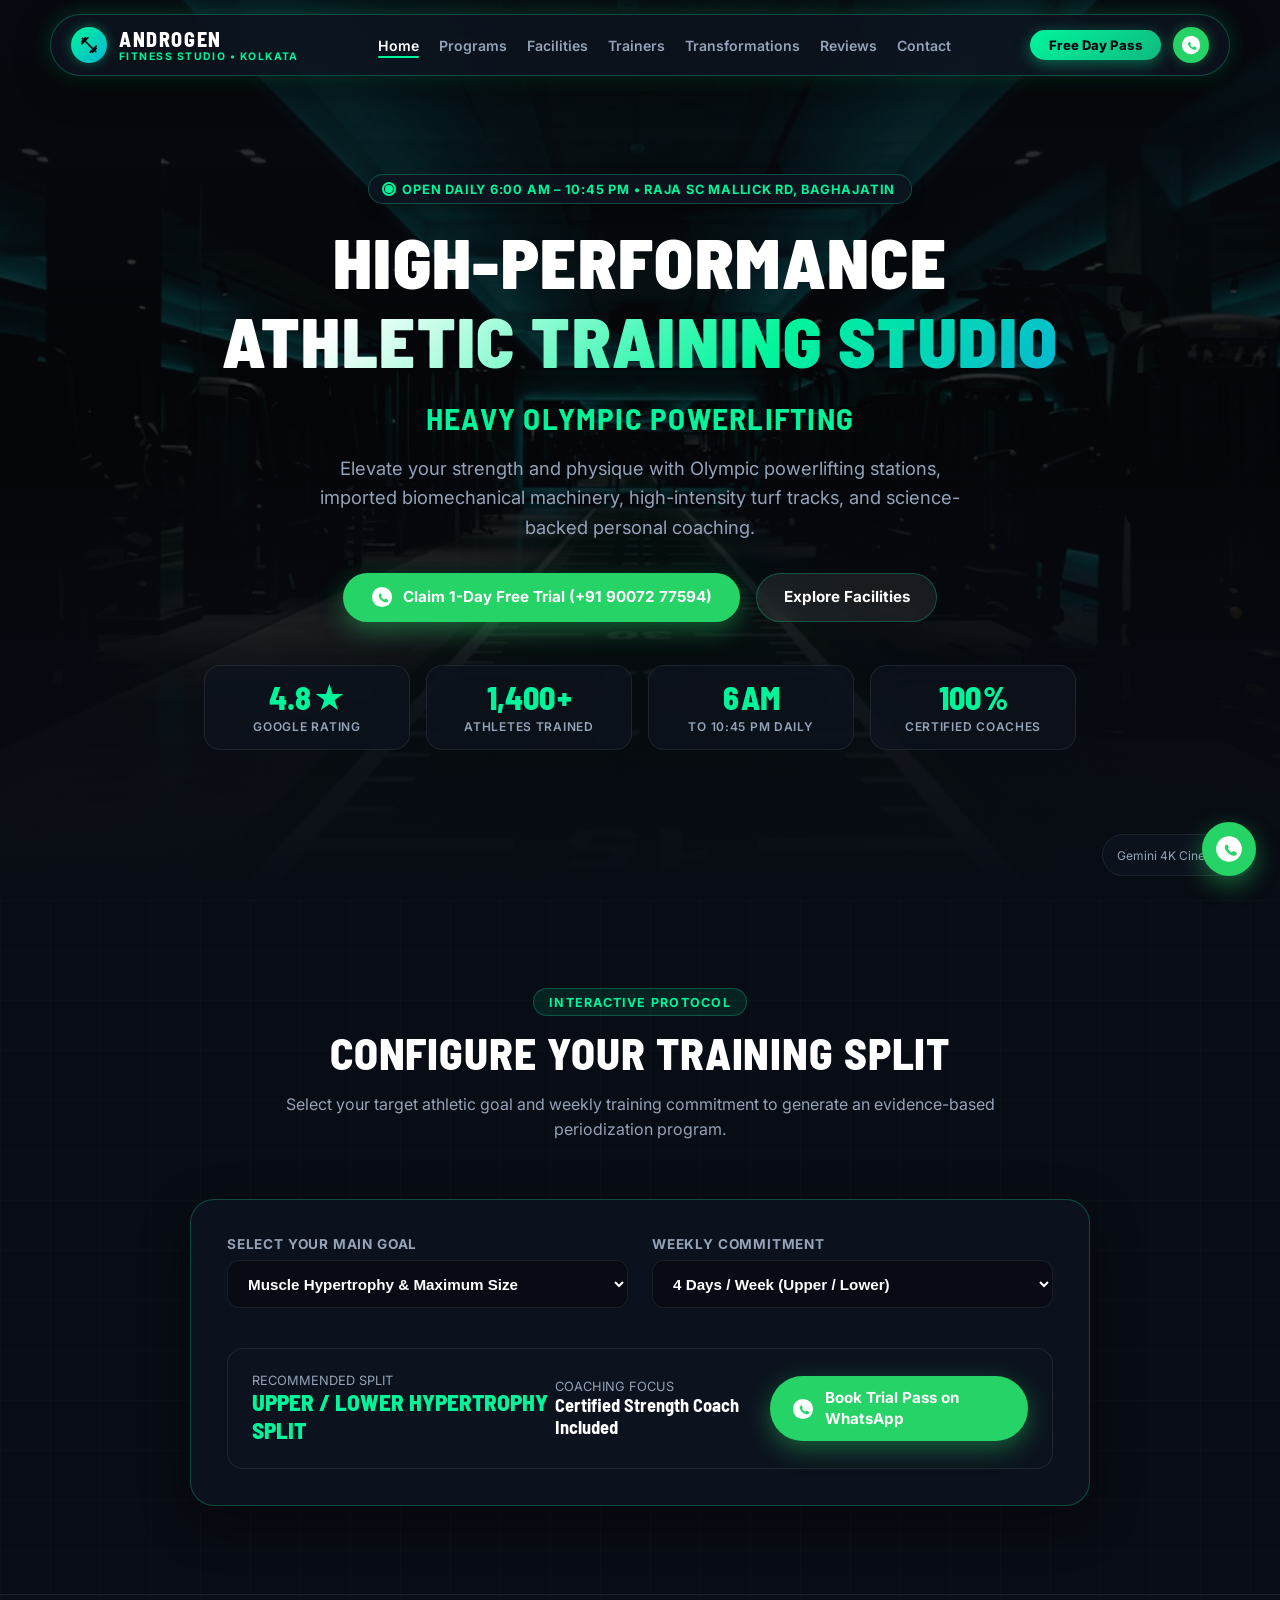
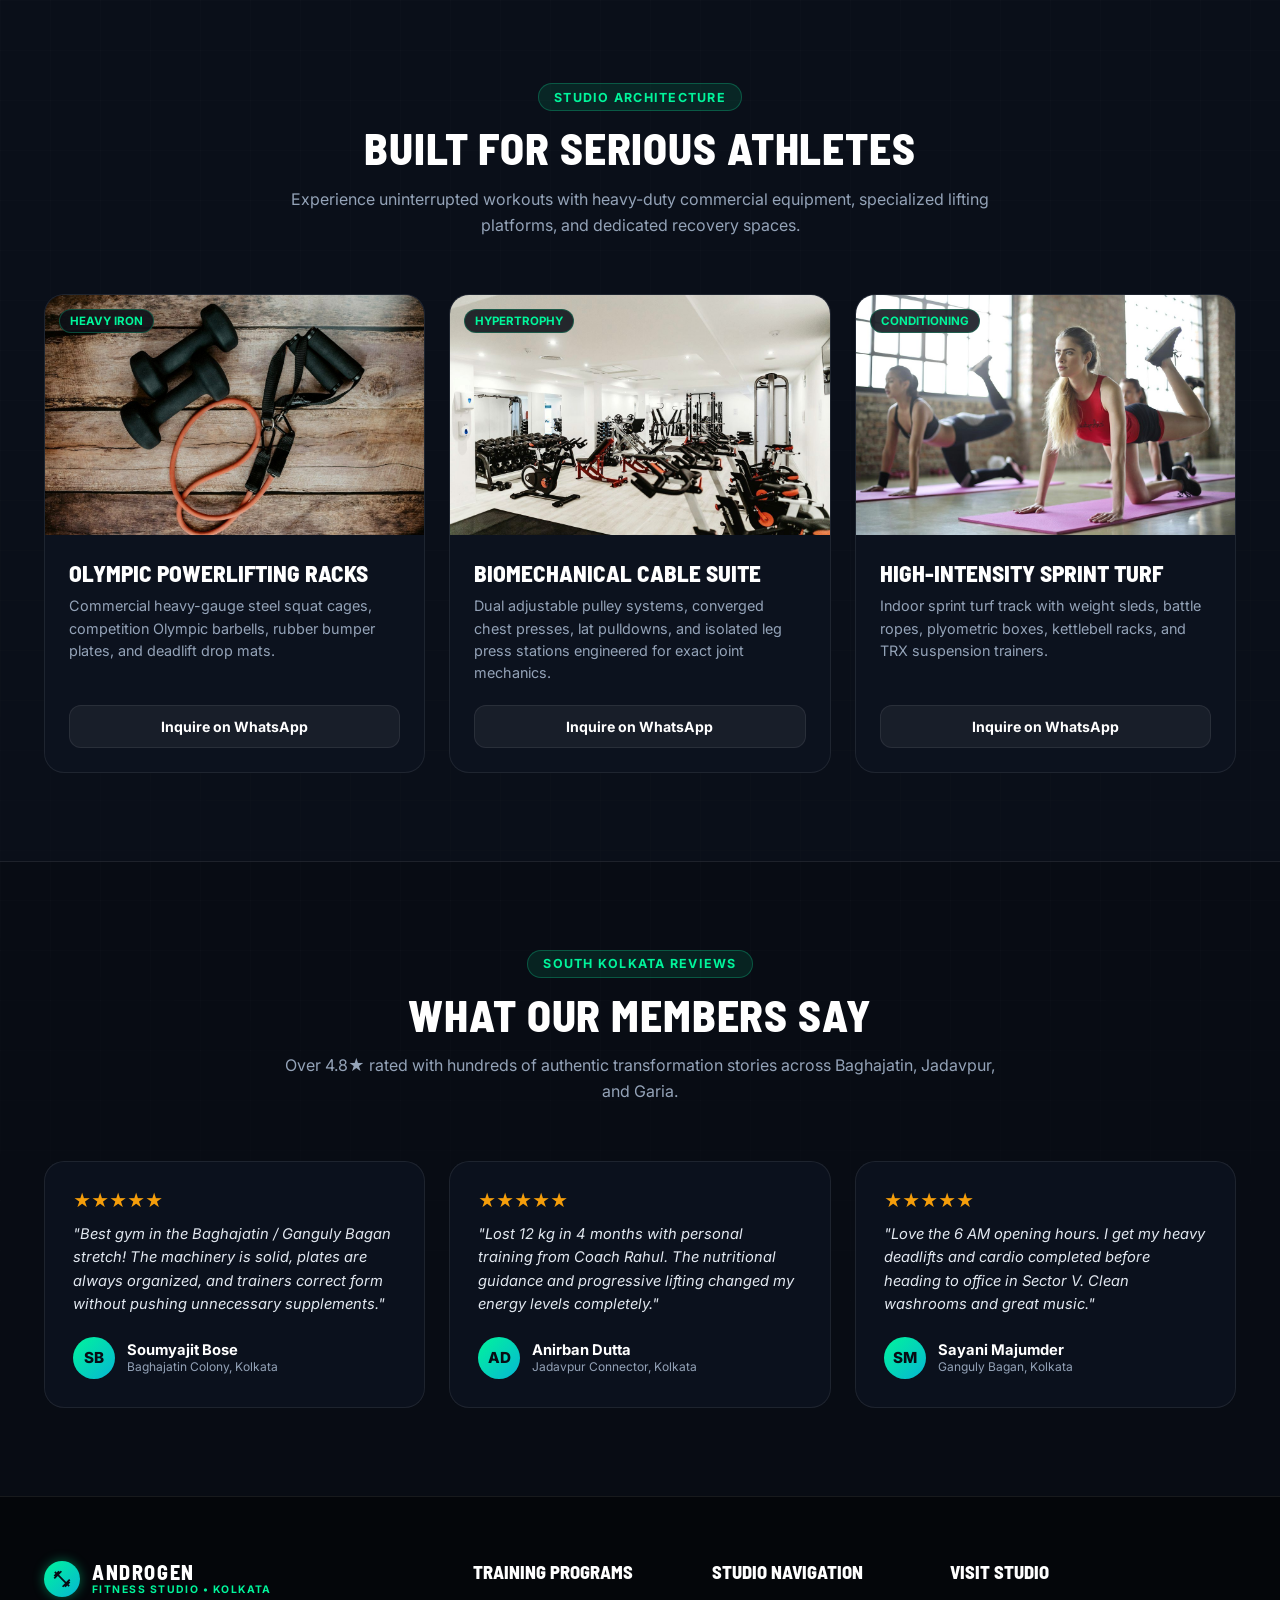
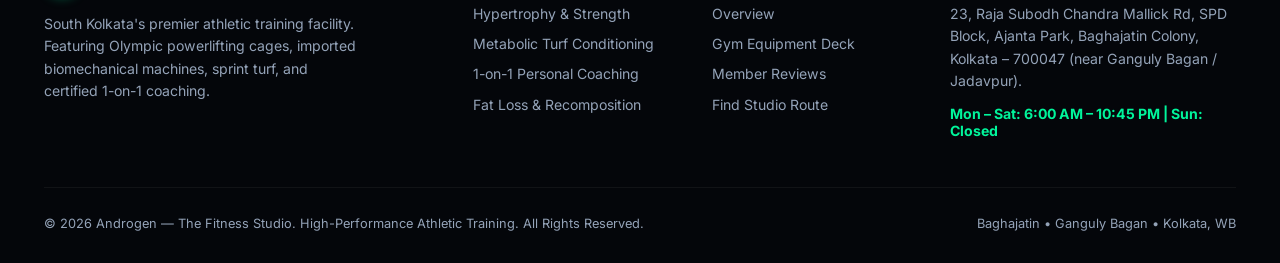
<file: index.html>
<!DOCTYPE html>
<html lang="en">
<head>
  <meta charset="UTF-8">
  <meta name="viewport" content="width=device-width, initial-scale=1.0">
  <title>Androgen — The Fitness Studio | Premier Gym in Baghajatin, Kolkata</title>
  <meta name="description" content="South Kolkata's elite fitness studio on Raja SC Mallick Rd, Baghajatin. Olympic powerlifting, biomechanical strength machinery, turf conditioning, and certified personal coaching.">
  <link rel="icon" type="image/svg+xml" href="assets/images/favicon.svg">
  <link rel="apple-touch-icon" href="assets/images/apple-touch-icon.png">
  <link rel="preconnect" href="https://fonts.googleapis.com">
  <link rel="preconnect" href="https://fonts.gstatic.com" crossorigin>
  <link href="https://fonts.googleapis.com/css2?family=Barlow+Semi+Condensed:ital,wght@0,700;0,800;0,900;1,700&family=Inter:wght@300;400;500;600;700;800&display=swap" rel="stylesheet">
  <link rel="stylesheet" href="assets/css/style.css">
</head>
<body>
  <div class="ambient-glow-wrapper">
    <div class="ambient-orb orb-1"></div>
    <div class="ambient-orb orb-2"></div>
    <div class="ambient-orb orb-3"></div>
  </div>
  <div class="tech-grid-overlay"></div>

  <!-- TheDivine Floating Pill Navbar -->
  <header class="the-divine-nav">
    <a href="index.html" class="brand-wrapper">
      <div class="brand-emblem">
        <svg viewBox="0 0 24 24"><path d="M20.57 14.86L22 13.43 20.57 12 17 15.57 8.43 7 12 3.43 10.57 2 9.14 3.43 7.71 2 5.57 4.14 4.14 2.71 2.71 4.14l1.43 1.43L2 7.71l1.43 1.43L2 10.57 3.43 12 7 8.43 15.57 17 12 20.57 13.43 22l1.43-1.43L16.29 22l2.14-2.14 1.43 1.43 1.43-1.43-1.43-1.43L22 16.29z"/></svg>
      </div>
      <div class="brand-text">
        <span class="brand-name">ANDROGEN</span>
        <span class="brand-sub">FITNESS STUDIO &bull; KOLKATA</span>
      </div>
    </a>

    <ul class="nav-links">
      <li><a href="index.html" class="active">Home</a></li>
        <li><a href="programs.html">Programs</a></li>
        <li><a href="facilities.html">Facilities</a></li>
        <li><a href="trainers.html">Trainers</a></li>
        <li><a href="transformations.html">Transformations</a></li>
        <li><a href="reviews.html">Reviews</a></li>
        <li><a href="contact.html">Contact</a></li>
        
    </ul>

    <div class="nav-cta-wrapper">
      <a href="https://wa.me/919007277594?text=Hello%20Androgen%20Studio!%20I%20would%20like%20to%20book%20a%20free%201-day%20trial%20workout." class="btn-cta-pill">
        Free Day Pass
      </a>
      <a href="https://wa.me/919007277594" class="btn-nav-wa" aria-label="Chat on WhatsApp">
        <svg class="wa-icon-dual" viewBox="0 0 24 24" width="20" height="20">
          <circle cx="12" cy="12" r="11" fill="#FFFFFF"/>
          <path d="M17.5 14.4c-.2-.1-1.3-.6-1.5-.7-.2-.1-.4-.1-.5.1-.2.2-.6.7-.8.9-.1.1-.3.2-.5.1-.2-.1-.9-.3-1.8-1.1-.7-.6-1.1-1.3-1.3-1.6-.1-.2 0-.4.1-.5.1-.1.2-.3.3-.4.1-.1.1-.2.2-.3.1-.1 0-.3 0-.4-.1-.1-.5-1.3-.7-1.8-.2-.5-.4-.4-.5-.4h-.5c-.2 0-.5.1-.7.3-.2.3-.9.9-.9 2.1 0 1.2.9 2.4 1 2.6.1.1 1.8 2.7 4.3 3.8.6.3 1.1.4 1.4.5.6.2 1.2.2 1.7.1.5-.1 1.5-.6 1.7-1.2.2-.6.2-1.1.1-1.2-.1-.1-.2-.2-.4-.3z" fill="#25D366"/>
        </svg>
      </a>
      <button class="hamburger-btn" id="hamburgerBtn" aria-label="Toggle Navigation">
        <svg width="22" height="22" viewBox="0 0 24 24" fill="none" stroke="currentColor" stroke-width="2"><path d="M3 12h18M3 6h18M3 18h18"/></svg>
      </button>
    </div>
  </header>

  <!-- Mobile Drawer -->
  <div class="mobile-nav-drawer" id="mobileDrawer">
    <ul class="mobile-drawer-links">
      <li><a href="index.html" class="active">Home</a></li>
        <li><a href="programs.html">Programs</a></li>
        <li><a href="facilities.html">Facilities</a></li>
        <li><a href="trainers.html">Trainers</a></li>
        <li><a href="transformations.html">Transformations</a></li>
        <li><a href="reviews.html">Reviews</a></li>
        <li><a href="contact.html">Contact</a></li>
        
    </ul>
    <a href="https://wa.me/919007277594?text=Hello%20Androgen!%20I%20would%20like%20to%20claim%20my%201-day%20guest%20trial%20pass." class="btn-hero-primary" style="margin-top: 1rem;">
      <svg class="wa-icon-dual" viewBox="0 0 24 24">
        <circle cx="12" cy="12" r="11" fill="#FFFFFF"/>
        <path d="M17.5 14.4c-.2-.1-1.3-.6-1.5-.7-.2-.1-.4-.1-.5.1-.2.2-.6.7-.8.9-.1.1-.3.2-.5.1-.2-.1-.9-.3-1.8-1.1-.7-.6-1.1-1.3-1.3-1.6-.1-.2 0-.4.1-.5.1-.1.2-.3.3-.4.1-.1.1-.2.2-.3.1-.1 0-.3 0-.4-.1-.1-.5-1.3-.7-1.8-.2-.5-.4-.4-.5-.4h-.5c-.2 0-.5.1-.7.3-.2.3-.9.9-.9 2.1 0 1.2.9 2.4 1 2.6.1.1 1.8 2.7 4.3 3.8.6.3 1.1.4 1.4.5.6.2 1.2.2 1.7.1.5-.1 1.5-.6 1.7-1.2.2-.6.2-1.1.1-1.2-.1-.1-.2-.2-.4-.3z" fill="#25D366"/>
      </svg>
      <span>Claim Free 1-Day Trial Pass</span>
    </a>
  </div>

  <!-- Hero Section with 16:9 4K Video & Fold-Proof Telemetry -->
  <section class="hero-section">
    <div class="hero-video-container">
      <video id="heroVideo" class="hero-video" autoplay loop muted playsinline poster="assets/images/hero-poster.jpg">
        <source src="assets/videos/hero.mp4" type="video/mp4">
      </video>
      <div class="hero-gradient-overlay"></div>
    </div>

    <div class="container hero-content">
      <div class="hero-badge">
        <span class="live-beacon"></span>
        <span>OPEN DAILY 6:00 AM &ndash; 10:45 PM &bull; RAJA SC MALLICK RD, BAGHAJATIN</span>
      </div>

      <h1 class="hero-title">
        High-Performance <br><span class="gradient-text">Athletic Training Studio</span>
      </h1>

      <div class="hero-typewriter-container">
        <span id="heroTypewriter"></span>
      </div>

      <p class="hero-lead">
        Elevate your strength and physique with Olympic powerlifting stations, imported biomechanical machinery, high-intensity turf tracks, and science-backed personal coaching.
      </p>

      <div class="hero-cta-group">
        <a href="https://wa.me/919007277594?text=Hello%20Androgen%20Studio!%20I%20would%20like%20to%20claim%20my%20complimentary%201-day%20guest%20trial%20pass." class="btn-hero-primary">
          <svg class="wa-icon-dual" viewBox="0 0 24 24">
            <circle cx="12" cy="12" r="11" fill="#FFFFFF"/>
            <path d="M17.5 14.4c-.2-.1-1.3-.6-1.5-.7-.2-.1-.4-.1-.5.1-.2.2-.6.7-.8.9-.1.1-.3.2-.5.1-.2-.1-.9-.3-1.8-1.1-.7-.6-1.1-1.3-1.3-1.6-.1-.2 0-.4.1-.5.1-.1.2-.3.3-.4.1-.1.1-.2.2-.3.1-.1 0-.3 0-.4-.1-.1-.5-1.3-.7-1.8-.2-.5-.4-.4-.5-.4h-.5c-.2 0-.5.1-.7.3-.2.3-.9.9-.9 2.1 0 1.2.9 2.4 1 2.6.1.1 1.8 2.7 4.3 3.8.6.3 1.1.4 1.4.5.6.2 1.2.2 1.7.1.5-.1 1.5-.6 1.7-1.2.2-.6.2-1.1.1-1.2-.1-.1-.2-.2-.4-.3z" fill="#25D366"/>
          </svg>
          <span>Claim 1-Day Free Trial (+91 90072 77594)</span>
        </a>
        <a href="facilities.html" class="btn-hero-secondary">
          <span>Explore Facilities</span>
        </a>
      </div>

      <!-- Telemetry Stats Grid (Guaranteed Above 844px Fold) -->
      <div class="hero-telemetry-grid">
        <div class="hero-stat-card">
          <div class="stat-number">4.8<span>★</span></div>
          <div class="stat-label">Google Rating</div>
        </div>
        <div class="hero-stat-card">
          <div class="stat-number">1,400<span>+</span></div>
          <div class="stat-label">Athletes Trained</div>
        </div>
        <div class="hero-stat-card">
          <div class="stat-number">6<span>AM</span></div>
          <div class="stat-label">To 10:45 PM Daily</div>
        </div>
        <div class="hero-stat-card">
          <div class="stat-number">100<span>%</span></div>
          <div class="stat-label">Certified Coaches</div>
        </div>
      </div>
    </div>

    <!-- Video Play/Pause -->
    <div class="video-control-pill">
      <span>Gemini 4K Cine</span>
      <button class="video-control-btn" id="vidToggle" aria-label="Toggle Video">
        <svg width="18" height="18" fill="currentColor" viewBox="0 0 24 24"><path d="M6 19h4V5H6v14zm8-14v14h4V5h-4z"/></svg>
      </button>
    </div>
  </section>

  <!-- Interactive Training Goal & Split Calculator -->
  <section class="section">
    <div class="container">
      <div class="section-header">
        <span class="section-pill">Interactive Protocol</span>
        <h2 class="section-title">Configure Your Training Split</h2>
        <p class="section-desc">Select your target athletic goal and weekly training commitment to generate an evidence-based periodization program.</p>
      </div>

      <div class="estimator-card">
        <div class="estimator-grid">
          <div class="estimator-group">
            <label for="fitGoal">Select Your Main Goal</label>
            <select id="fitGoal" class="estimator-select">
              <option value="Muscle Hypertrophy &amp; Size">Muscle Hypertrophy &amp; Maximum Size</option>
              <option value="Powerlifting Strength PRs">Powerlifting &amp; 1RM Strength PRs</option>
              <option value="Fat Loss &amp; Lean Recomposition">Fat Loss &amp; Lean Recomposition</option>
              <option value="Functional Athletic Conditioning">Functional Athletic &amp; Turf Conditioning</option>
            </select>
          </div>

          <div class="estimator-group">
            <label for="fitDays">Weekly Commitment</label>
            <select id="fitDays" class="estimator-select">
              <option value="4 Days / Week">4 Days / Week (Upper / Lower)</option>
              <option value="3 Days / Week">3 Days / Week (Full Body Compound)</option>
              <option value="5 Days / Week">5 Days / Week (Upper / Lower + PPL)</option>
              <option value="6 Days / Week">6 Days / Week (Push / Pull / Legs 2x)</option>
            </select>
          </div>

          <div class="estimator-output-panel">
            <div>
              <div style="font-size: 0.8rem; color: var(--text-muted); text-transform: uppercase;">Recommended Split</div>
              <div id="fitSplit" style="font-family: var(--font-display); font-size: 1.45rem; font-weight: 800; color: var(--neon-mint); text-transform: uppercase;">Upper / Lower Hypertrophy Split</div>
            </div>
            <div>
              <div style="font-size: 0.8rem; color: var(--text-muted); text-transform: uppercase;">Coaching Focus</div>
              <div id="fitCoaching" style="font-family: var(--font-display); font-size: 1.15rem; font-weight: 700; color: #FFFFFF;">RPE-Based Progressive Overload</div>
            </div>
            <a href="#" id="fitWaBtn" class="btn-hero-primary" style="padding: 0.75rem 1.4rem;">
              <svg class="wa-icon-dual" viewBox="0 0 24 24">
                <circle cx="12" cy="12" r="11" fill="#FFFFFF"/>
                <path d="M17.5 14.4c-.2-.1-1.3-.6-1.5-.7-.2-.1-.4-.1-.5.1-.2.2-.6.7-.8.9-.1.1-.3.2-.5.1-.2-.1-.9-.3-1.8-1.1-.7-.6-1.1-1.3-1.3-1.6-.1-.2 0-.4.1-.5.1-.1.2-.3.3-.4.1-.1.1-.2.2-.3.1-.1 0-.3 0-.4-.1-.1-.5-1.3-.7-1.8-.2-.5-.4-.4-.5-.4h-.5c-.2 0-.5.1-.7.3-.2.3-.9.9-.9 2.1 0 1.2.9 2.4 1 2.6.1.1 1.8 2.7 4.3 3.8.6.3 1.1.4 1.4.5.6.2 1.2.2 1.7.1.5-.1 1.5-.6 1.7-1.2.2-.6.2-1.1.1-1.2-.1-.1-.2-.2-.4-.3z" fill="#25D366"/>
              </svg>
              <span>Book Trial Pass on WhatsApp</span>
            </a>
          </div>
        </div>
      </div>
    </div>
  </section>

  <!-- Facility Zones Bento Grid -->
  <section class="section-alt">
    <div class="container">
      <div class="section-header">
        <span class="section-pill">Studio Architecture</span>
        <h2 class="section-title">Built for Serious Athletes</h2>
        <p class="section-desc">Experience uninterrupted workouts with heavy-duty commercial equipment, specialized lifting platforms, and dedicated recovery spaces.</p>
      </div>

      <div class="bento-grid">
        <div class="bento-card">
          <div class="card-media">
            <img src="assets/images/strength_power_rack.jpg" alt="Olympic Powerlifting Section" loading="lazy">
            <span class="card-tag">Heavy Iron</span>
          </div>
          <div class="card-body">
            <h3 class="card-title">Olympic Powerlifting Racks</h3>
            <p class="card-text">Commercial heavy-gauge steel squat cages, competition Olympic barbells, rubber bumper plates, and deadlift drop mats.</p>
            <a href="https://wa.me/919007277594?text=Powerlifting%20Zone%20Trial" class="btn-card-inquire">Inquire on WhatsApp</a>
          </div>
        </div>

        <div class="bento-card">
          <div class="card-media">
            <img src="assets/images/biomechanical_selectorized.jpg" alt="Biomechanical Strength Machines" loading="lazy">
            <span class="card-tag">Hypertrophy</span>
          </div>
          <div class="card-body">
            <h3 class="card-title">Biomechanical Cable Suite</h3>
            <p class="card-text">Dual adjustable pulley systems, converged chest presses, lat pulldowns, and isolated leg press stations engineered for exact joint mechanics.</p>
            <a href="https://wa.me/919007277594?text=Machine%20Training%20Trial" class="btn-card-inquire">Inquire on WhatsApp</a>
          </div>
        </div>

        <div class="bento-card">
          <div class="card-media">
            <img src="assets/images/functional_turf_training.jpg" alt="Functional Sprint Turf" loading="lazy">
            <span class="card-tag">Conditioning</span>
          </div>
          <div class="card-body">
            <h3 class="card-title">High-Intensity Sprint Turf</h3>
            <p class="card-text">Indoor sprint turf track with weight sleds, battle ropes, plyometric boxes, kettlebell racks, and TRX suspension trainers.</p>
            <a href="https://wa.me/919007277594?text=Functional%20Turf%20Trial" class="btn-card-inquire">Inquire on WhatsApp</a>
          </div>
        </div>
      </div>
    </div>
  </section>

  <!-- Member Reviews -->
  <section class="section">
    <div class="container">
      <div class="section-header">
        <span class="section-pill">South Kolkata Reviews</span>
        <h2 class="section-title">What Our Members Say</h2>
        <p class="section-desc">Over 4.8★ rated with hundreds of authentic transformation stories across Baghajatin, Jadavpur, and Garia.</p>
      </div>

      <div class="reviews-grid">
        <div class="review-card">
          <div>
            <div class="review-stars">&#9733;&#9733;&#9733;&#9733;&#9733;</div>
            <p class="review-quote">"Best gym in the Baghajatin / Ganguly Bagan stretch! The machinery is solid, plates are always organized, and trainers correct form without pushing unnecessary supplements."</p>
          </div>
          <div class="reviewer-meta">
            <div class="reviewer-avatar">SB</div>
            <div>
              <div class="reviewer-name">Soumyajit Bose</div>
              <div class="reviewer-loc">Baghajatin Colony, Kolkata</div>
            </div>
          </div>
        </div>

        <div class="review-card">
          <div>
            <div class="review-stars">&#9733;&#9733;&#9733;&#9733;&#9733;</div>
            <p class="review-quote">"Lost 12 kg in 4 months with personal training from Coach Rahul. The nutritional guidance and progressive lifting changed my energy levels completely."</p>
          </div>
          <div class="reviewer-meta">
            <div class="reviewer-avatar">AD</div>
            <div>
              <div class="reviewer-name">Anirban Dutta</div>
              <div class="reviewer-loc">Jadavpur Connector, Kolkata</div>
            </div>
          </div>
        </div>

        <div class="review-card">
          <div>
            <div class="review-stars">&#9733;&#9733;&#9733;&#9733;&#9733;</div>
            <p class="review-quote">"Love the 6 AM opening hours. I get my heavy deadlifts and cardio completed before heading to office in Sector V. Clean washrooms and great music."</p>
          </div>
          <div class="reviewer-meta">
            <div class="reviewer-avatar">SM</div>
            <div>
              <div class="reviewer-name">Sayani Majumder</div>
              <div class="reviewer-loc">Ganguly Bagan, Kolkata</div>
            </div>
          </div>
        </div>
      </div>
    </div>
  </section>

  <!-- Footer -->
  <footer class="site-footer">
    <div class="container">
      <div class="footer-grid">
        <div class="footer-brand">
          <div class="brand-wrapper">
            <div class="brand-emblem">
              <svg viewBox="0 0 24 24"><path d="M20.57 14.86L22 13.43 20.57 12 17 15.57 8.43 7 12 3.43 10.57 2 9.14 3.43 7.71 2 5.57 4.14 4.14 2.71 2.71 4.14l1.43 1.43L2 7.71l1.43 1.43L2 10.57 3.43 12 7 8.43 15.57 17 12 20.57 13.43 22l1.43-1.43L16.29 22l2.14-2.14 1.43 1.43 1.43-1.43-1.43-1.43L22 16.29z"/></svg>
            </div>
            <div class="brand-text">
              <span class="brand-name">ANDROGEN</span>
              <span class="brand-sub">FITNESS STUDIO &bull; KOLKATA</span>
            </div>
          </div>
          <p>South Kolkata's premier athletic training facility. Featuring Olympic powerlifting cages, imported biomechanical machines, sprint turf, and certified 1-on-1 coaching.</p>
        </div>
        <div>
          <h4 class="footer-heading">Training Programs</h4>
          <ul class="footer-links">
            <li><a href="programs.html">Hypertrophy &amp; Strength</a></li>
            <li><a href="programs.html">Metabolic Turf Conditioning</a></li>
            <li><a href="trainers.html">1-on-1 Personal Coaching</a></li>
            <li><a href="transformations.html">Fat Loss &amp; Recomposition</a></li>
          </ul>
        </div>
        <div>
          <h4 class="footer-heading">Studio Navigation</h4>
          <ul class="footer-links">
            <li><a href="index.html">Overview</a></li>
            <li><a href="facilities.html">Gym Equipment Deck</a></li>
            <li><a href="reviews.html">Member Reviews</a></li>
            <li><a href="contact.html">Find Studio Route</a></li>
          </ul>
        </div>
        <div>
          <h4 class="footer-heading">Visit Studio</h4>
          <p style="color: var(--text-muted); font-size: 0.88rem; line-height: 1.6; margin-bottom: 0.75rem;">
            23, Raja Subodh Chandra Mallick Rd, SPD Block, Ajanta Park, Baghajatin Colony, Kolkata &ndash; 700047 (near Ganguly Bagan / Jadavpur).
          </p>
          <p style="color: var(--neon-mint); font-size: 0.88rem; font-weight: 700;">
            Mon &ndash; Sat: 6:00 AM &ndash; 10:45 PM | Sun: Closed
          </p>
        </div>
      </div>
      <div class="footer-bottom">
        <div>&copy; 2026 Androgen &mdash; The Fitness Studio. High-Performance Athletic Training. All Rights Reserved.</div>
        <div>Baghajatin &bull; Ganguly Bagan &bull; Kolkata, WB</div>
      </div>
    </div>
  </footer>

  <!-- Floating WhatsApp Pill -->
  <a href="https://wa.me/919007277594?text=Hello%20Androgen!%20I%20would%20like%20to%20book%20a%20free%201-day%20trial%20workout." class="floating-wa-btn" aria-label="WhatsApp Studio">
    <svg class="wa-icon-dual" viewBox="0 0 24 24" width="28" height="28">
      <circle cx="12" cy="12" r="11" fill="#FFFFFF"/>
      <path d="M17.5 14.4c-.2-.1-1.3-.6-1.5-.7-.2-.1-.4-.1-.5.1-.2.2-.6.7-.8.9-.1.1-.3.2-.5.1-.2-.1-.9-.3-1.8-1.1-.7-.6-1.1-1.3-1.3-1.6-.1-.2 0-.4.1-.5.1-.1.2-.3.3-.4.1-.1.1-.2.2-.3.1-.1 0-.3 0-.4-.1-.1-.5-1.3-.7-1.8-.2-.5-.4-.4-.5-.4h-.5c-.2 0-.5.1-.7.3-.2.3-.9.9-.9 2.1 0 1.2.9 2.4 1 2.6.1.1 1.8 2.7 4.3 3.8.6.3 1.1.4 1.4.5.6.2 1.2.2 1.7.1.5-.1 1.5-.6 1.7-1.2.2-.6.2-1.1.1-1.2-.1-.1-.2-.2-.4-.3z" fill="#25D366"/>
    </svg>
  </a>

  <script src="assets/js/main.js"></script>
</body>
</html>
</file>
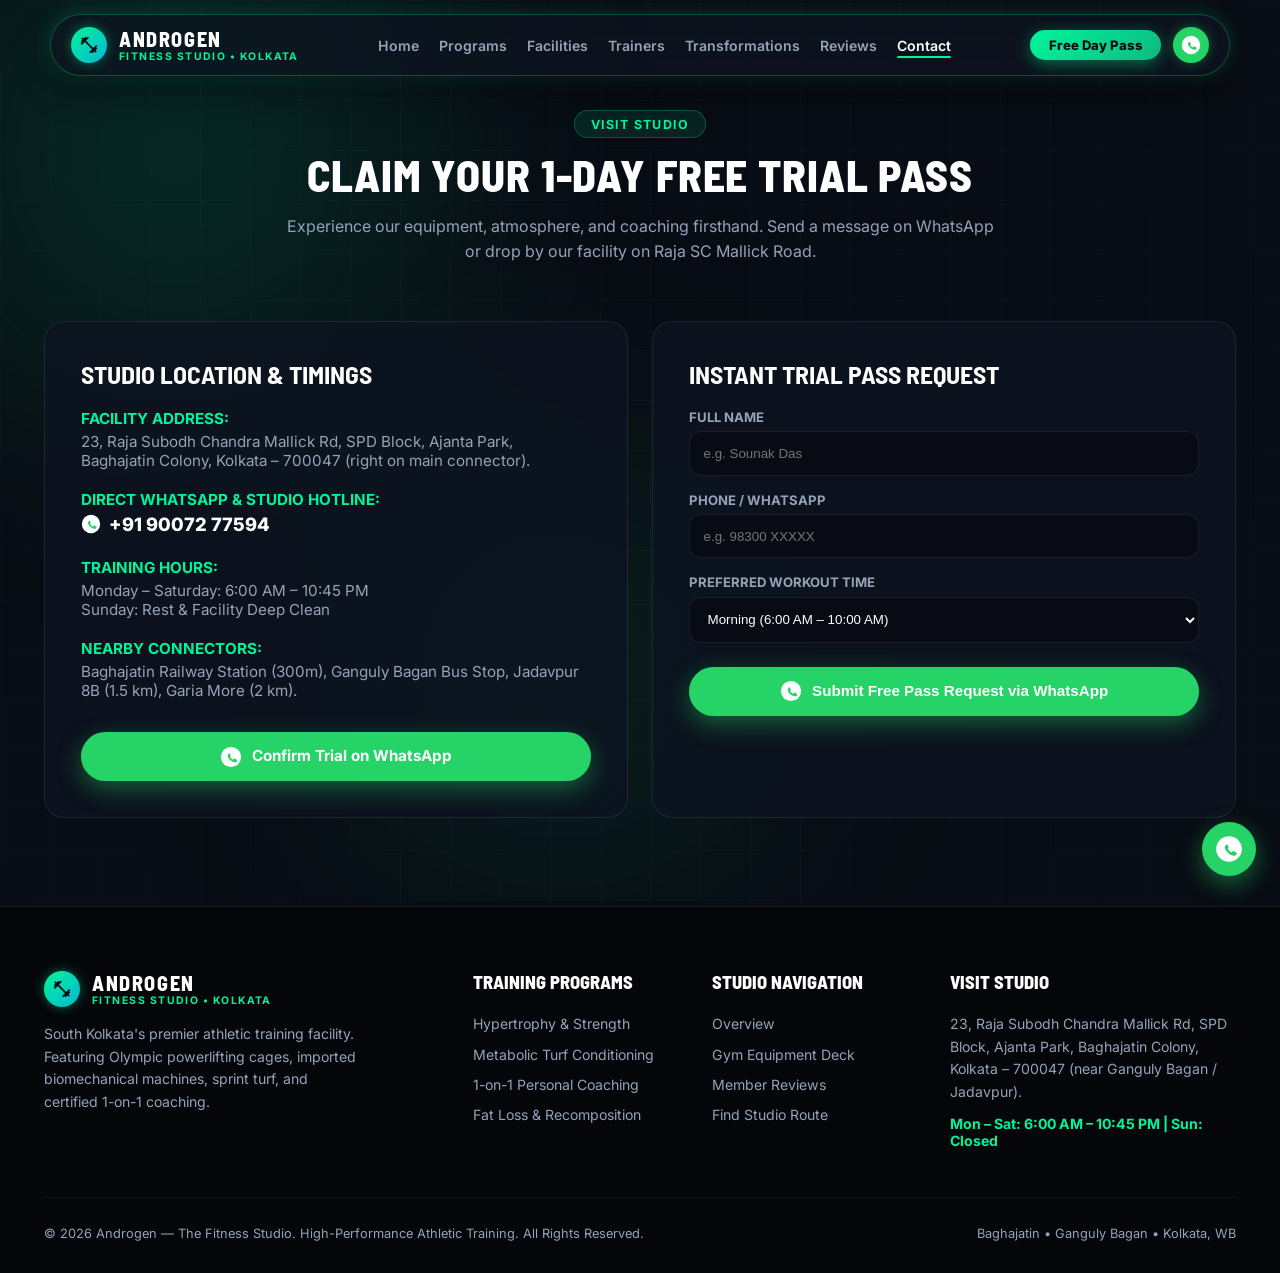
<file: contact.html>
<!DOCTYPE html>
<html lang="en">
<head>
  <meta charset="UTF-8">
  <meta name="viewport" content="width=device-width, initial-scale=1.0">
  <title>Location &amp; Free Trial Pass — Androgen Fitness Studio Kolkata</title>
  <meta name="description" content="Visit Androgen Fitness Studio on Raja SC Mallick Rd, Baghajatin, Kolkata. Claim your complimentary 1-day guest workout pass on WhatsApp.">
  <link rel="icon" type="image/svg+xml" href="assets/images/favicon.svg">
  <link rel="stylesheet" href="assets/css/style.css">
  <link href="https://fonts.googleapis.com/css2?family=Barlow+Semi+Condensed:ital,wght@0,700;0,800;0,900;1,700&family=Inter:wght@300;400;500;600;700;800&display=swap" rel="stylesheet">
</head>
<body>
  <div class="ambient-glow-wrapper">
    <div class="ambient-orb orb-1"></div>
    <div class="ambient-orb orb-3"></div>
  </div>
  <div class="tech-grid-overlay"></div>

  <!-- TheDivine Floating Pill Navbar -->
  <header class="the-divine-nav">
    <a href="index.html" class="brand-wrapper">
      <div class="brand-emblem">
        <svg viewBox="0 0 24 24"><path d="M20.57 14.86L22 13.43 20.57 12 17 15.57 8.43 7 12 3.43 10.57 2 9.14 3.43 7.71 2 5.57 4.14 4.14 2.71 2.71 4.14l1.43 1.43L2 7.71l1.43 1.43L2 10.57 3.43 12 7 8.43 15.57 17 12 20.57 13.43 22l1.43-1.43L16.29 22l2.14-2.14 1.43 1.43 1.43-1.43-1.43-1.43L22 16.29z"/></svg>
      </div>
      <div class="brand-text">
        <span class="brand-name">ANDROGEN</span>
        <span class="brand-sub">FITNESS STUDIO &bull; KOLKATA</span>
      </div>
    </a>

    <ul class="nav-links">
      <li><a href="index.html">Home</a></li>
        <li><a href="programs.html">Programs</a></li>
        <li><a href="facilities.html">Facilities</a></li>
        <li><a href="trainers.html">Trainers</a></li>
        <li><a href="transformations.html">Transformations</a></li>
        <li><a href="reviews.html">Reviews</a></li>
        <li><a href="contact.html" class="active">Contact</a></li>
        
    </ul>

    <div class="nav-cta-wrapper">
      <a href="https://wa.me/919007277594?text=Hello%20Androgen%20Studio!%20I%20would%20like%20to%20book%20a%20free%201-day%20trial%20workout." class="btn-cta-pill">
        Free Day Pass
      </a>
      <a href="https://wa.me/919007277594" class="btn-nav-wa" aria-label="Chat on WhatsApp">
        <svg class="wa-icon-dual" viewBox="0 0 24 24" width="20" height="20">
          <circle cx="12" cy="12" r="11" fill="#FFFFFF"/>
          <path d="M17.5 14.4c-.2-.1-1.3-.6-1.5-.7-.2-.1-.4-.1-.5.1-.2.2-.6.7-.8.9-.1.1-.3.2-.5.1-.2-.1-.9-.3-1.8-1.1-.7-.6-1.1-1.3-1.3-1.6-.1-.2 0-.4.1-.5.1-.1.2-.3.3-.4.1-.1.1-.2.2-.3.1-.1 0-.3 0-.4-.1-.1-.5-1.3-.7-1.8-.2-.5-.4-.4-.5-.4h-.5c-.2 0-.5.1-.7.3-.2.3-.9.9-.9 2.1 0 1.2.9 2.4 1 2.6.1.1 1.8 2.7 4.3 3.8.6.3 1.1.4 1.4.5.6.2 1.2.2 1.7.1.5-.1 1.5-.6 1.7-1.2.2-.6.2-1.1.1-1.2-.1-.1-.2-.2-.4-.3z" fill="#25D366"/>
        </svg>
      </a>
      <button class="hamburger-btn" id="hamburgerBtn" aria-label="Toggle Navigation">
        <svg width="22" height="22" viewBox="0 0 24 24" fill="none" stroke="currentColor" stroke-width="2"><path d="M3 12h18M3 6h18M3 18h18"/></svg>
      </button>
    </div>
  </header>

  <!-- Mobile Drawer -->
  <div class="mobile-nav-drawer" id="mobileDrawer">
    <ul class="mobile-drawer-links">
      <li><a href="index.html">Home</a></li>
        <li><a href="programs.html">Programs</a></li>
        <li><a href="facilities.html">Facilities</a></li>
        <li><a href="trainers.html">Trainers</a></li>
        <li><a href="transformations.html">Transformations</a></li>
        <li><a href="reviews.html">Reviews</a></li>
        <li><a href="contact.html" class="active">Contact</a></li>
        
    </ul>
    <a href="https://wa.me/919007277594?text=Hello%20Androgen!%20I%20would%20like%20to%20claim%20my%201-day%20guest%20trial%20pass." class="btn-hero-primary" style="margin-top: 1rem;">
      <svg class="wa-icon-dual" viewBox="0 0 24 24">
        <circle cx="12" cy="12" r="11" fill="#FFFFFF"/>
        <path d="M17.5 14.4c-.2-.1-1.3-.6-1.5-.7-.2-.1-.4-.1-.5.1-.2.2-.6.7-.8.9-.1.1-.3.2-.5.1-.2-.1-.9-.3-1.8-1.1-.7-.6-1.1-1.3-1.3-1.6-.1-.2 0-.4.1-.5.1-.1.2-.3.3-.4.1-.1.1-.2.2-.3.1-.1 0-.3 0-.4-.1-.1-.5-1.3-.7-1.8-.2-.5-.4-.4-.5-.4h-.5c-.2 0-.5.1-.7.3-.2.3-.9.9-.9 2.1 0 1.2.9 2.4 1 2.6.1.1 1.8 2.7 4.3 3.8.6.3 1.1.4 1.4.5.6.2 1.2.2 1.7.1.5-.1 1.5-.6 1.7-1.2.2-.6.2-1.1.1-1.2-.1-.1-.2-.2-.4-.3z" fill="#25D366"/>
      </svg>
      <span>Claim Free 1-Day Trial Pass</span>
    </a>
  </div>

  <section class="section" style="padding-top: 110px;">
    <div class="container">
      <div class="section-header">
        <span class="section-pill">Visit Studio</span>
        <h1 class="section-title">Claim Your 1-Day Free Trial Pass</h1>
        <p class="section-desc">Experience our equipment, atmosphere, and coaching firsthand. Send a message on WhatsApp or drop by our facility on Raja SC Mallick Road.</p>
      </div>

      <div class="bento-grid" style="grid-template-columns: 1fr 1fr;">
        <!-- Location Card -->
        <div class="bento-card" style="padding: 2.25rem;">
          <h3 style="font-family: var(--font-display); font-size: 1.6rem; color: #FFFFFF; text-transform: uppercase; margin-bottom: 1.25rem;">Studio Location &amp; Timings</h3>
          
          <div style="display: flex; flex-direction: column; gap: 1.25rem; color: var(--text-muted); font-size: 0.95rem;">
            <div>
              <strong style="color: var(--neon-mint); display: block; margin-bottom: 0.25rem; text-transform: uppercase;">Facility Address:</strong>
              23, Raja Subodh Chandra Mallick Rd, SPD Block, Ajanta Park,<br>
              Baghajatin Colony, Kolkata &ndash; 700047 (right on main connector).
            </div>

            <div>
              <strong style="color: var(--neon-mint); display: block; margin-bottom: 0.25rem; text-transform: uppercase;">Direct WhatsApp &amp; Studio Hotline:</strong>
              <a href="https://wa.me/919007277594" style="color: #FFFFFF; text-decoration: none; font-size: 1.15rem; font-weight: 800; display: inline-flex; align-items: center; gap: 0.5rem;">
                <svg class="wa-icon-dual" viewBox="0 0 24 24" width="20" height="20">
                  <circle cx="12" cy="12" r="11" fill="#FFFFFF"/>
                  <path d="M17.5 14.4c-.2-.1-1.3-.6-1.5-.7-.2-.1-.4-.1-.5.1-.2.2-.6.7-.8.9-.1.1-.3.2-.5.1-.2-.1-.9-.3-1.8-1.1-.7-.6-1.1-1.3-1.3-1.6-.1-.2 0-.4.1-.5.1-.1.2-.3.3-.4.1-.1.1-.2.2-.3.1-.1 0-.3 0-.4-.1-.1-.5-1.3-.7-1.8-.2-.5-.4-.4-.5-.4h-.5c-.2 0-.5.1-.7.3-.2.3-.9.9-.9 2.1 0 1.2.9 2.4 1 2.6.1.1 1.8 2.7 4.3 3.8.6.3 1.1.4 1.4.5.6.2 1.2.2 1.7.1.5-.1 1.5-.6 1.7-1.2.2-.6.2-1.1.1-1.2-.1-.1-.2-.2-.4-.3z" fill="#25D366"/>
                </svg>
                +91 90072 77594
              </a>
            </div>

            <div>
              <strong style="color: var(--neon-mint); display: block; margin-bottom: 0.25rem; text-transform: uppercase;">Training Hours:</strong>
              Monday &ndash; Saturday: 6:00 AM &ndash; 10:45 PM<br>
              Sunday: Rest &amp; Facility Deep Clean
            </div>

            <div>
              <strong style="color: var(--neon-mint); display: block; margin-bottom: 0.25rem; text-transform: uppercase;">Nearby Connectors:</strong>
              Baghajatin Railway Station (300m), Ganguly Bagan Bus Stop, Jadavpur 8B (1.5 km), Garia More (2 km).
            </div>
          </div>

          <div style="margin-top: 2rem;">
            <a href="https://wa.me/919007277594?text=Hello%20Androgen!%20I%20would%20like%20to%20visit%20the%20studio%20today%20for%20a%20trial%20workout." class="btn-hero-primary" style="width: 100%;">
              <svg class="wa-icon-dual" viewBox="0 0 24 24">
                <circle cx="12" cy="12" r="11" fill="#FFFFFF"/>
                <path d="M17.5 14.4c-.2-.1-1.3-.6-1.5-.7-.2-.1-.4-.1-.5.1-.2.2-.6.7-.8.9-.1.1-.3.2-.5.1-.2-.1-.9-.3-1.8-1.1-.7-.6-1.1-1.3-1.3-1.6-.1-.2 0-.4.1-.5.1-.1.2-.3.3-.4.1-.1.1-.2.2-.3.1-.1 0-.3 0-.4-.1-.1-.5-1.3-.7-1.8-.2-.5-.4-.4-.5-.4h-.5c-.2 0-.5.1-.7.3-.2.3-.9.9-.9 2.1 0 1.2.9 2.4 1 2.6.1.1 1.8 2.7 4.3 3.8.6.3 1.1.4 1.4.5.6.2 1.2.2 1.7.1.5-.1 1.5-.6 1.7-1.2.2-.6.2-1.1.1-1.2-.1-.1-.2-.2-.4-.3z" fill="#25D366"/>
              </svg>
              <span>Confirm Trial on WhatsApp</span>
            </a>
          </div>
        </div>

        <!-- Trial Booking Form Card -->
        <div class="bento-card" style="padding: 2.25rem;">
          <h3 style="font-family: var(--font-display); font-size: 1.6rem; color: #FFFFFF; text-transform: uppercase; margin-bottom: 1.25rem;">Instant Trial Pass Request</h3>
          
          <form onsubmit="handleGymTrialSubmit(event)" style="display: flex; flex-direction: column; gap: 1rem;">
            <div>
              <label style="display: block; font-size: 0.82rem; color: var(--text-muted); margin-bottom: 0.4rem; text-transform: uppercase; font-weight: 700;">Full Name</label>
              <input type="text" id="athleteName" required placeholder="e.g. Sounak Das" style="width: 100%; background: rgba(8, 12, 20, 0.9); border: 1px solid var(--border-subtle); border-radius: 12px; padding: 0.85rem; color: #FFFFFF; outline: none;">
            </div>

            <div>
              <label style="display: block; font-size: 0.82rem; color: var(--text-muted); margin-bottom: 0.4rem; text-transform: uppercase; font-weight: 700;">Phone / WhatsApp</label>
              <input type="tel" id="athletePhone" required placeholder="e.g. 98300 XXXXX" style="width: 100%; background: rgba(8, 12, 20, 0.9); border: 1px solid var(--border-subtle); border-radius: 12px; padding: 0.85rem; color: #FFFFFF; outline: none;">
            </div>

            <div>
              <label style="display: block; font-size: 0.82rem; color: var(--text-muted); margin-bottom: 0.4rem; text-transform: uppercase; font-weight: 700;">Preferred Workout Time</label>
              <select id="athleteSlot" style="width: 100%; background: rgba(8, 12, 20, 0.9); border: 1px solid var(--border-subtle); border-radius: 12px; padding: 0.85rem; color: #FFFFFF; outline: none;">
                <option value="Morning (6:00 AM - 10:00 AM)">Morning (6:00 AM &ndash; 10:00 AM)</option>
                <option value="Afternoon (11:00 AM - 4:00 PM)">Afternoon (11:00 AM &ndash; 4:00 PM)</option>
                <option value="Evening (5:00 PM - 10:45 PM)">Evening (5:00 PM &ndash; 10:45 PM)</option>
              </select>
            </div>

            <button type="submit" class="btn-hero-primary" style="margin-top: 0.5rem; width: 100%; border: none; cursor: pointer;">
              <svg class="wa-icon-dual" viewBox="0 0 24 24">
                <circle cx="12" cy="12" r="11" fill="#FFFFFF"/>
                <path d="M17.5 14.4c-.2-.1-1.3-.6-1.5-.7-.2-.1-.4-.1-.5.1-.2.2-.6.7-.8.9-.1.1-.3.2-.5.1-.2-.1-.9-.3-1.8-1.1-.7-.6-1.1-1.3-1.3-1.6-.1-.2 0-.4.1-.5.1-.1.2-.3.3-.4.1-.1.1-.2.2-.3.1-.1 0-.3 0-.4-.1-.1-.5-1.3-.7-1.8-.2-.5-.4-.4-.5-.4h-.5c-.2 0-.5.1-.7.3-.2.3-.9.9-.9 2.1 0 1.2.9 2.4 1 2.6.1.1 1.8 2.7 4.3 3.8.6.3 1.1.4 1.4.5.6.2 1.2.2 1.7.1.5-.1 1.5-.6 1.7-1.2.2-.6.2-1.1.1-1.2-.1-.1-.2-.2-.4-.3z" fill="#25D366"/>
              </svg>
              <span>Submit Free Pass Request via WhatsApp</span>
            </button>
          </form>
        </div>
      </div>
    </div>
  </section>

  <!-- Footer -->
  <footer class="site-footer">
    <div class="container">
      <div class="footer-grid">
        <div class="footer-brand">
          <div class="brand-wrapper">
            <div class="brand-emblem">
              <svg viewBox="0 0 24 24"><path d="M20.57 14.86L22 13.43 20.57 12 17 15.57 8.43 7 12 3.43 10.57 2 9.14 3.43 7.71 2 5.57 4.14 4.14 2.71 2.71 4.14l1.43 1.43L2 7.71l1.43 1.43L2 10.57 3.43 12 7 8.43 15.57 17 12 20.57 13.43 22l1.43-1.43L16.29 22l2.14-2.14 1.43 1.43 1.43-1.43-1.43-1.43L22 16.29z"/></svg>
            </div>
            <div class="brand-text">
              <span class="brand-name">ANDROGEN</span>
              <span class="brand-sub">FITNESS STUDIO &bull; KOLKATA</span>
            </div>
          </div>
          <p>South Kolkata's premier athletic training facility. Featuring Olympic powerlifting cages, imported biomechanical machines, sprint turf, and certified 1-on-1 coaching.</p>
        </div>
        <div>
          <h4 class="footer-heading">Training Programs</h4>
          <ul class="footer-links">
            <li><a href="programs.html">Hypertrophy &amp; Strength</a></li>
            <li><a href="programs.html">Metabolic Turf Conditioning</a></li>
            <li><a href="trainers.html">1-on-1 Personal Coaching</a></li>
            <li><a href="transformations.html">Fat Loss &amp; Recomposition</a></li>
          </ul>
        </div>
        <div>
          <h4 class="footer-heading">Studio Navigation</h4>
          <ul class="footer-links">
            <li><a href="index.html">Overview</a></li>
            <li><a href="facilities.html">Gym Equipment Deck</a></li>
            <li><a href="reviews.html">Member Reviews</a></li>
            <li><a href="contact.html">Find Studio Route</a></li>
          </ul>
        </div>
        <div>
          <h4 class="footer-heading">Visit Studio</h4>
          <p style="color: var(--text-muted); font-size: 0.88rem; line-height: 1.6; margin-bottom: 0.75rem;">
            23, Raja Subodh Chandra Mallick Rd, SPD Block, Ajanta Park, Baghajatin Colony, Kolkata &ndash; 700047 (near Ganguly Bagan / Jadavpur).
          </p>
          <p style="color: var(--neon-mint); font-size: 0.88rem; font-weight: 700;">
            Mon &ndash; Sat: 6:00 AM &ndash; 10:45 PM | Sun: Closed
          </p>
        </div>
      </div>
      <div class="footer-bottom">
        <div>&copy; 2026 Androgen &mdash; The Fitness Studio. High-Performance Athletic Training. All Rights Reserved.</div>
        <div>Baghajatin &bull; Ganguly Bagan &bull; Kolkata, WB</div>
      </div>
    </div>
  </footer>

  <!-- Floating WhatsApp Pill -->
  <a href="https://wa.me/919007277594?text=Hello%20Androgen!%20I%20would%20like%20to%20book%20a%20free%201-day%20trial%20workout." class="floating-wa-btn" aria-label="WhatsApp Studio">
    <svg class="wa-icon-dual" viewBox="0 0 24 24" width="28" height="28">
      <circle cx="12" cy="12" r="11" fill="#FFFFFF"/>
      <path d="M17.5 14.4c-.2-.1-1.3-.6-1.5-.7-.2-.1-.4-.1-.5.1-.2.2-.6.7-.8.9-.1.1-.3.2-.5.1-.2-.1-.9-.3-1.8-1.1-.7-.6-1.1-1.3-1.3-1.6-.1-.2 0-.4.1-.5.1-.1.2-.3.3-.4.1-.1.1-.2.2-.3.1-.1 0-.3 0-.4-.1-.1-.5-1.3-.7-1.8-.2-.5-.4-.4-.5-.4h-.5c-.2 0-.5.1-.7.3-.2.3-.9.9-.9 2.1 0 1.2.9 2.4 1 2.6.1.1 1.8 2.7 4.3 3.8.6.3 1.1.4 1.4.5.6.2 1.2.2 1.7.1.5-.1 1.5-.6 1.7-1.2.2-.6.2-1.1.1-1.2-.1-.1-.2-.2-.4-.3z" fill="#25D366"/>
    </svg>
  </a>

  <script>
    function handleGymTrialSubmit(e) {
      e.preventDefault();
      const name = document.getElementById('athleteName').value;
      const phone = document.getElementById('athletePhone').value;
      const slot = document.getElementById('athleteSlot').value;
      const fullText = 'Hello Androgen Studio! My name is ' + name + ' (' + phone + '). I would like to book my 1-day free trial workout pass for the ' + slot + ' slot.';
      window.open('https://wa.me/919007277594?text=' + encodeURIComponent(fullText), '_blank');
    }
  </script>
  <script src="assets/js/main.js"></script>
</body>
</html>
</file>
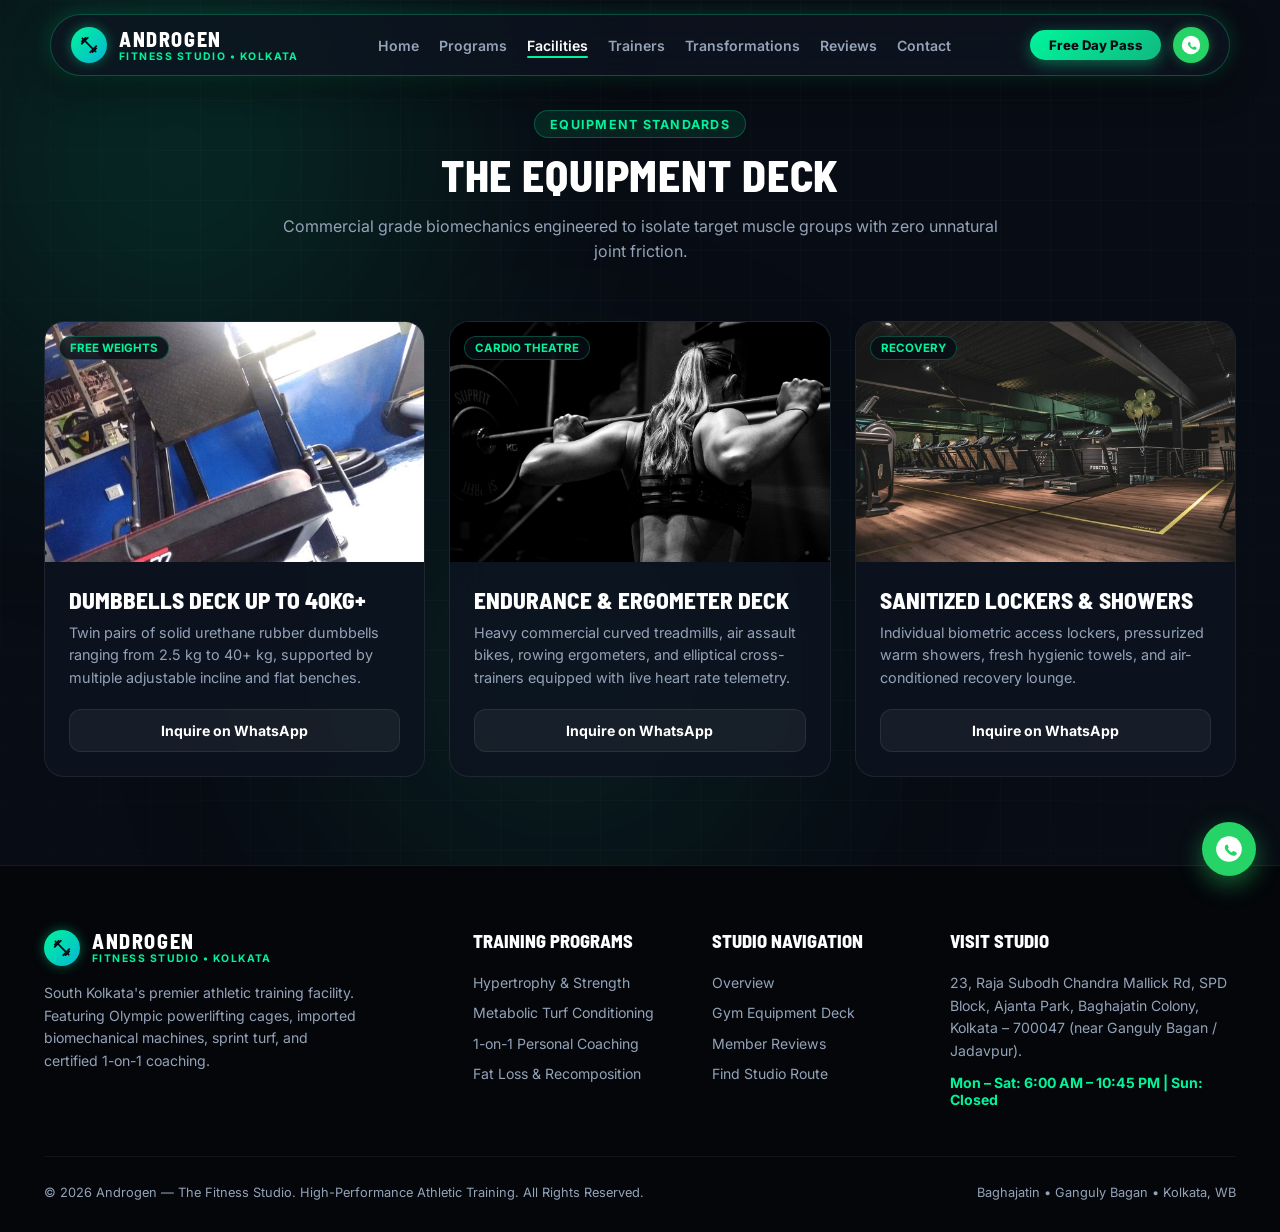
<file: facilities.html>
<!DOCTYPE html>
<html lang="en">
<head>
  <meta charset="UTF-8">
  <meta name="viewport" content="width=device-width, initial-scale=1.0">
  <title>Facilities &amp; Equipment Deck — Androgen Fitness Studio Kolkata</title>
  <meta name="description" content="Explore imported biomechanical machines, Olympic lifting platforms, sprint turf, and amenities at Androgen Fitness Studio.">
  <link rel="icon" type="image/svg+xml" href="assets/images/favicon.svg">
  <link rel="stylesheet" href="assets/css/style.css">
  <link href="https://fonts.googleapis.com/css2?family=Barlow+Semi+Condensed:ital,wght@0,700;0,800;0,900;1,700&family=Inter:wght@300;400;500;600;700;800&display=swap" rel="stylesheet">
</head>
<body>
  <div class="ambient-glow-wrapper">
    <div class="ambient-orb orb-1"></div>
    <div class="ambient-orb orb-3"></div>
  </div>
  <div class="tech-grid-overlay"></div>

  <!-- TheDivine Floating Pill Navbar -->
  <header class="the-divine-nav">
    <a href="index.html" class="brand-wrapper">
      <div class="brand-emblem">
        <svg viewBox="0 0 24 24"><path d="M20.57 14.86L22 13.43 20.57 12 17 15.57 8.43 7 12 3.43 10.57 2 9.14 3.43 7.71 2 5.57 4.14 4.14 2.71 2.71 4.14l1.43 1.43L2 7.71l1.43 1.43L2 10.57 3.43 12 7 8.43 15.57 17 12 20.57 13.43 22l1.43-1.43L16.29 22l2.14-2.14 1.43 1.43 1.43-1.43-1.43-1.43L22 16.29z"/></svg>
      </div>
      <div class="brand-text">
        <span class="brand-name">ANDROGEN</span>
        <span class="brand-sub">FITNESS STUDIO &bull; KOLKATA</span>
      </div>
    </a>

    <ul class="nav-links">
      <li><a href="index.html">Home</a></li>
        <li><a href="programs.html">Programs</a></li>
        <li><a href="facilities.html" class="active">Facilities</a></li>
        <li><a href="trainers.html">Trainers</a></li>
        <li><a href="transformations.html">Transformations</a></li>
        <li><a href="reviews.html">Reviews</a></li>
        <li><a href="contact.html">Contact</a></li>
        
    </ul>

    <div class="nav-cta-wrapper">
      <a href="https://wa.me/919007277594?text=Hello%20Androgen%20Studio!%20I%20would%20like%20to%20book%20a%20free%201-day%20trial%20workout." class="btn-cta-pill">
        Free Day Pass
      </a>
      <a href="https://wa.me/919007277594" class="btn-nav-wa" aria-label="Chat on WhatsApp">
        <svg class="wa-icon-dual" viewBox="0 0 24 24" width="20" height="20">
          <circle cx="12" cy="12" r="11" fill="#FFFFFF"/>
          <path d="M17.5 14.4c-.2-.1-1.3-.6-1.5-.7-.2-.1-.4-.1-.5.1-.2.2-.6.7-.8.9-.1.1-.3.2-.5.1-.2-.1-.9-.3-1.8-1.1-.7-.6-1.1-1.3-1.3-1.6-.1-.2 0-.4.1-.5.1-.1.2-.3.3-.4.1-.1.1-.2.2-.3.1-.1 0-.3 0-.4-.1-.1-.5-1.3-.7-1.8-.2-.5-.4-.4-.5-.4h-.5c-.2 0-.5.1-.7.3-.2.3-.9.9-.9 2.1 0 1.2.9 2.4 1 2.6.1.1 1.8 2.7 4.3 3.8.6.3 1.1.4 1.4.5.6.2 1.2.2 1.7.1.5-.1 1.5-.6 1.7-1.2.2-.6.2-1.1.1-1.2-.1-.1-.2-.2-.4-.3z" fill="#25D366"/>
        </svg>
      </a>
      <button class="hamburger-btn" id="hamburgerBtn" aria-label="Toggle Navigation">
        <svg width="22" height="22" viewBox="0 0 24 24" fill="none" stroke="currentColor" stroke-width="2"><path d="M3 12h18M3 6h18M3 18h18"/></svg>
      </button>
    </div>
  </header>

  <!-- Mobile Drawer -->
  <div class="mobile-nav-drawer" id="mobileDrawer">
    <ul class="mobile-drawer-links">
      <li><a href="index.html">Home</a></li>
        <li><a href="programs.html">Programs</a></li>
        <li><a href="facilities.html" class="active">Facilities</a></li>
        <li><a href="trainers.html">Trainers</a></li>
        <li><a href="transformations.html">Transformations</a></li>
        <li><a href="reviews.html">Reviews</a></li>
        <li><a href="contact.html">Contact</a></li>
        
    </ul>
    <a href="https://wa.me/919007277594?text=Hello%20Androgen!%20I%20would%20like%20to%20claim%20my%201-day%20guest%20trial%20pass." class="btn-hero-primary" style="margin-top: 1rem;">
      <svg class="wa-icon-dual" viewBox="0 0 24 24">
        <circle cx="12" cy="12" r="11" fill="#FFFFFF"/>
        <path d="M17.5 14.4c-.2-.1-1.3-.6-1.5-.7-.2-.1-.4-.1-.5.1-.2.2-.6.7-.8.9-.1.1-.3.2-.5.1-.2-.1-.9-.3-1.8-1.1-.7-.6-1.1-1.3-1.3-1.6-.1-.2 0-.4.1-.5.1-.1.2-.3.3-.4.1-.1.1-.2.2-.3.1-.1 0-.3 0-.4-.1-.1-.5-1.3-.7-1.8-.2-.5-.4-.4-.5-.4h-.5c-.2 0-.5.1-.7.3-.2.3-.9.9-.9 2.1 0 1.2.9 2.4 1 2.6.1.1 1.8 2.7 4.3 3.8.6.3 1.1.4 1.4.5.6.2 1.2.2 1.7.1.5-.1 1.5-.6 1.7-1.2.2-.6.2-1.1.1-1.2-.1-.1-.2-.2-.4-.3z" fill="#25D366"/>
      </svg>
      <span>Claim Free 1-Day Trial Pass</span>
    </a>
  </div>

  <section class="section" style="padding-top: 110px;">
    <div class="container">
      <div class="section-header">
        <span class="section-pill">Equipment Standards</span>
        <h1 class="section-title">The Equipment Deck</h1>
        <p class="section-desc">Commercial grade biomechanics engineered to isolate target muscle groups with zero unnatural joint friction.</p>
      </div>

      <div class="bento-grid">
        <div class="bento-card">
          <div class="card-media">
            <img src="assets/images/free_weights_dumbbells.jpg" alt="Commercial Dumbbell Rack">
            <span class="card-tag">Free Weights</span>
          </div>
          <div class="card-body">
            <h3 class="card-title">Dumbbells Deck Up to 40KG+</h3>
            <p class="card-text">Twin pairs of solid urethane rubber dumbbells ranging from 2.5 kg to 40+ kg, supported by multiple adjustable incline and flat benches.</p>
            <a href="https://wa.me/919007277594?text=Free%20Weights%20Inquiry" class="btn-card-inquire">Inquire on WhatsApp</a>
          </div>
        </div>

        <div class="bento-card">
          <div class="card-media">
            <img src="assets/images/cardio_theatre_deck.jpg" alt="Cardio Theatre Deck">
            <span class="card-tag">Cardio Theatre</span>
          </div>
          <div class="card-body">
            <h3 class="card-title">Endurance &amp; Ergometer Deck</h3>
            <p class="card-text">Heavy commercial curved treadmills, air assault bikes, rowing ergometers, and elliptical cross-trainers equipped with live heart rate telemetry.</p>
            <a href="https://wa.me/919007277594?text=Cardio%20Deck%20Inquiry" class="btn-card-inquire">Inquire on WhatsApp</a>
          </div>
        </div>

        <div class="bento-card">
          <div class="card-media">
            <img src="assets/images/steam_recovery_lounge.jpg" alt="Recovery & Sanitized Amenities">
            <span class="card-tag">Recovery</span>
          </div>
          <div class="card-body">
            <h3 class="card-title">Sanitized Lockers &amp; Showers</h3>
            <p class="card-text">Individual biometric access lockers, pressurized warm showers, fresh hygienic towels, and air-conditioned recovery lounge.</p>
            <a href="https://wa.me/919007277594?text=Amenities%20Inquiry" class="btn-card-inquire">Inquire on WhatsApp</a>
          </div>
        </div>
      </div>
    </div>
  </section>

  <!-- Footer -->
  <footer class="site-footer">
    <div class="container">
      <div class="footer-grid">
        <div class="footer-brand">
          <div class="brand-wrapper">
            <div class="brand-emblem">
              <svg viewBox="0 0 24 24"><path d="M20.57 14.86L22 13.43 20.57 12 17 15.57 8.43 7 12 3.43 10.57 2 9.14 3.43 7.71 2 5.57 4.14 4.14 2.71 2.71 4.14l1.43 1.43L2 7.71l1.43 1.43L2 10.57 3.43 12 7 8.43 15.57 17 12 20.57 13.43 22l1.43-1.43L16.29 22l2.14-2.14 1.43 1.43 1.43-1.43-1.43-1.43L22 16.29z"/></svg>
            </div>
            <div class="brand-text">
              <span class="brand-name">ANDROGEN</span>
              <span class="brand-sub">FITNESS STUDIO &bull; KOLKATA</span>
            </div>
          </div>
          <p>South Kolkata's premier athletic training facility. Featuring Olympic powerlifting cages, imported biomechanical machines, sprint turf, and certified 1-on-1 coaching.</p>
        </div>
        <div>
          <h4 class="footer-heading">Training Programs</h4>
          <ul class="footer-links">
            <li><a href="programs.html">Hypertrophy &amp; Strength</a></li>
            <li><a href="programs.html">Metabolic Turf Conditioning</a></li>
            <li><a href="trainers.html">1-on-1 Personal Coaching</a></li>
            <li><a href="transformations.html">Fat Loss &amp; Recomposition</a></li>
          </ul>
        </div>
        <div>
          <h4 class="footer-heading">Studio Navigation</h4>
          <ul class="footer-links">
            <li><a href="index.html">Overview</a></li>
            <li><a href="facilities.html">Gym Equipment Deck</a></li>
            <li><a href="reviews.html">Member Reviews</a></li>
            <li><a href="contact.html">Find Studio Route</a></li>
          </ul>
        </div>
        <div>
          <h4 class="footer-heading">Visit Studio</h4>
          <p style="color: var(--text-muted); font-size: 0.88rem; line-height: 1.6; margin-bottom: 0.75rem;">
            23, Raja Subodh Chandra Mallick Rd, SPD Block, Ajanta Park, Baghajatin Colony, Kolkata &ndash; 700047 (near Ganguly Bagan / Jadavpur).
          </p>
          <p style="color: var(--neon-mint); font-size: 0.88rem; font-weight: 700;">
            Mon &ndash; Sat: 6:00 AM &ndash; 10:45 PM | Sun: Closed
          </p>
        </div>
      </div>
      <div class="footer-bottom">
        <div>&copy; 2026 Androgen &mdash; The Fitness Studio. High-Performance Athletic Training. All Rights Reserved.</div>
        <div>Baghajatin &bull; Ganguly Bagan &bull; Kolkata, WB</div>
      </div>
    </div>
  </footer>

  <!-- Floating WhatsApp Pill -->
  <a href="https://wa.me/919007277594?text=Hello%20Androgen!%20I%20would%20like%20to%20book%20a%20free%201-day%20trial%20workout." class="floating-wa-btn" aria-label="WhatsApp Studio">
    <svg class="wa-icon-dual" viewBox="0 0 24 24" width="28" height="28">
      <circle cx="12" cy="12" r="11" fill="#FFFFFF"/>
      <path d="M17.5 14.4c-.2-.1-1.3-.6-1.5-.7-.2-.1-.4-.1-.5.1-.2.2-.6.7-.8.9-.1.1-.3.2-.5.1-.2-.1-.9-.3-1.8-1.1-.7-.6-1.1-1.3-1.3-1.6-.1-.2 0-.4.1-.5.1-.1.2-.3.3-.4.1-.1.1-.2.2-.3.1-.1 0-.3 0-.4-.1-.1-.5-1.3-.7-1.8-.2-.5-.4-.4-.5-.4h-.5c-.2 0-.5.1-.7.3-.2.3-.9.9-.9 2.1 0 1.2.9 2.4 1 2.6.1.1 1.8 2.7 4.3 3.8.6.3 1.1.4 1.4.5.6.2 1.2.2 1.7.1.5-.1 1.5-.6 1.7-1.2.2-.6.2-1.1.1-1.2-.1-.1-.2-.2-.4-.3z" fill="#25D366"/>
    </svg>
  </a>
  <script src="assets/js/main.js"></script>
</body>
</html>
</file>
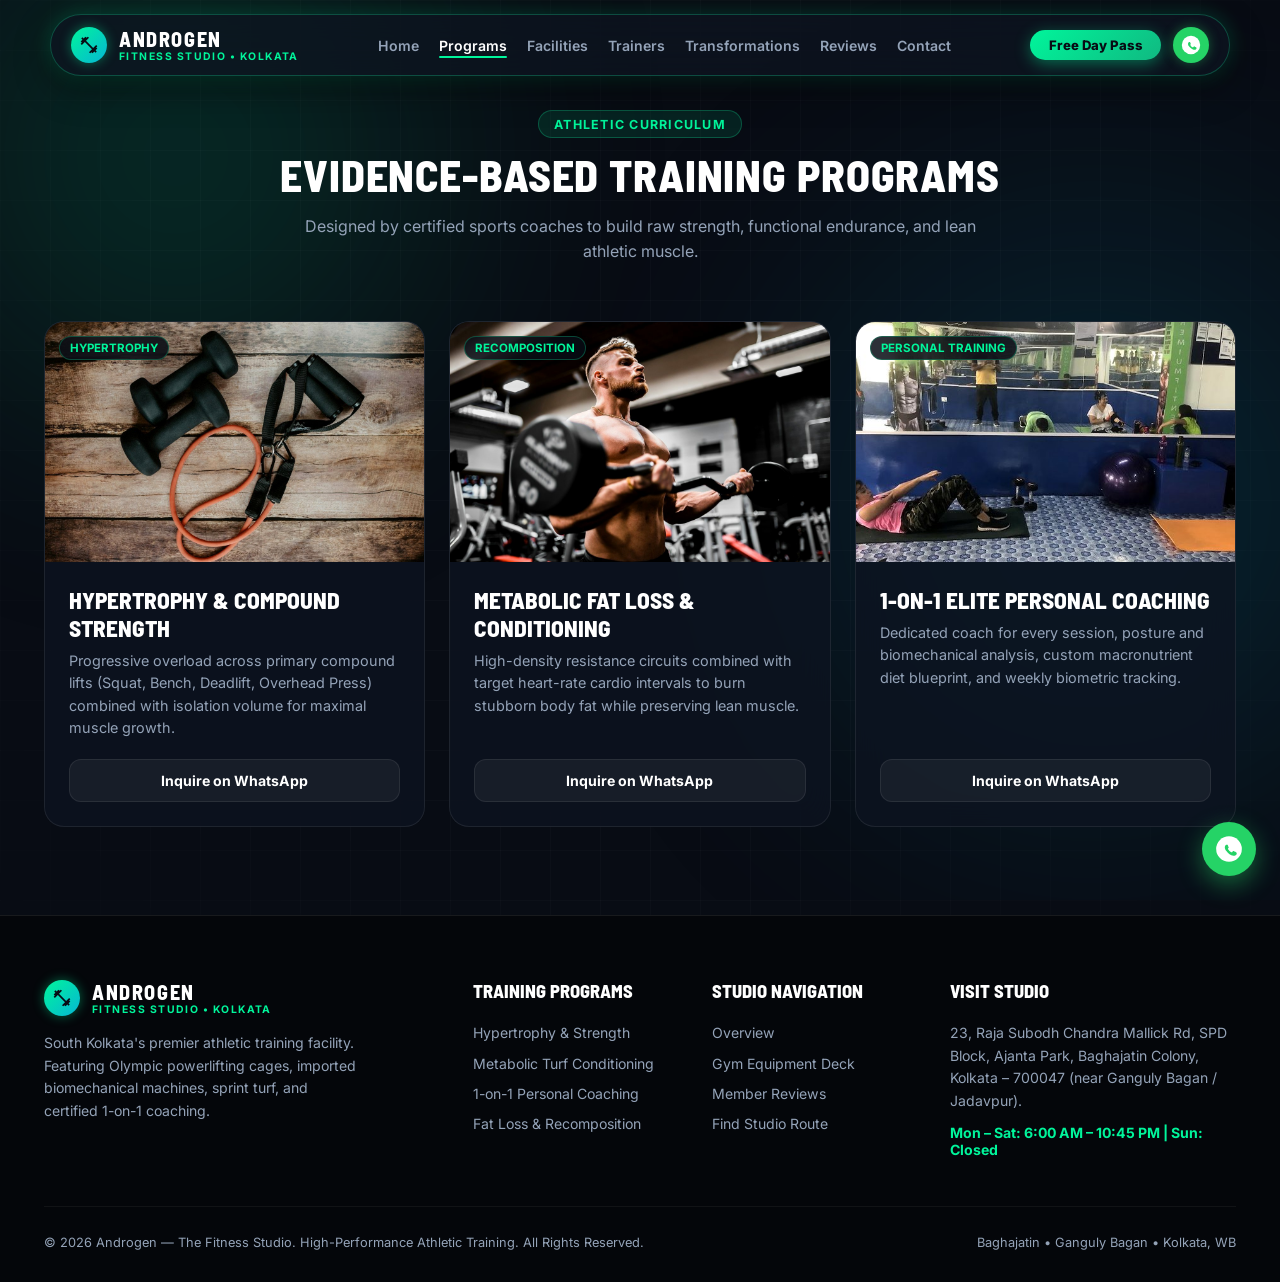
<file: programs.html>
<!DOCTYPE html>
<html lang="en">
<head>
  <meta charset="UTF-8">
  <meta name="viewport" content="width=device-width, initial-scale=1.0">
  <title>Training Programs — Androgen Fitness Studio Kolkata</title>
  <meta name="description" content="Structured hypertrophy, strength powerlifting, fat loss, and functional conditioning programs at Androgen Fitness Studio.">
  <link rel="icon" type="image/svg+xml" href="assets/images/favicon.svg">
  <link rel="stylesheet" href="assets/css/style.css">
  <link href="https://fonts.googleapis.com/css2?family=Barlow+Semi+Condensed:ital,wght@0,700;0,800;0,900;1,700&family=Inter:wght@300;400;500;600;700;800&display=swap" rel="stylesheet">
</head>
<body>
  <div class="ambient-glow-wrapper">
    <div class="ambient-orb orb-1"></div>
    <div class="ambient-orb orb-2"></div>
  </div>
  <div class="tech-grid-overlay"></div>

  <!-- TheDivine Floating Pill Navbar -->
  <header class="the-divine-nav">
    <a href="index.html" class="brand-wrapper">
      <div class="brand-emblem">
        <svg viewBox="0 0 24 24"><path d="M20.57 14.86L22 13.43 20.57 12 17 15.57 8.43 7 12 3.43 10.57 2 9.14 3.43 7.71 2 5.57 4.14 4.14 2.71 2.71 4.14l1.43 1.43L2 7.71l1.43 1.43L2 10.57 3.43 12 7 8.43 15.57 17 12 20.57 13.43 22l1.43-1.43L16.29 22l2.14-2.14 1.43 1.43 1.43-1.43-1.43-1.43L22 16.29z"/></svg>
      </div>
      <div class="brand-text">
        <span class="brand-name">ANDROGEN</span>
        <span class="brand-sub">FITNESS STUDIO &bull; KOLKATA</span>
      </div>
    </a>

    <ul class="nav-links">
      <li><a href="index.html">Home</a></li>
        <li><a href="programs.html" class="active">Programs</a></li>
        <li><a href="facilities.html">Facilities</a></li>
        <li><a href="trainers.html">Trainers</a></li>
        <li><a href="transformations.html">Transformations</a></li>
        <li><a href="reviews.html">Reviews</a></li>
        <li><a href="contact.html">Contact</a></li>
        
    </ul>

    <div class="nav-cta-wrapper">
      <a href="https://wa.me/919007277594?text=Hello%20Androgen%20Studio!%20I%20would%20like%20to%20book%20a%20free%201-day%20trial%20workout." class="btn-cta-pill">
        Free Day Pass
      </a>
      <a href="https://wa.me/919007277594" class="btn-nav-wa" aria-label="Chat on WhatsApp">
        <svg class="wa-icon-dual" viewBox="0 0 24 24" width="20" height="20">
          <circle cx="12" cy="12" r="11" fill="#FFFFFF"/>
          <path d="M17.5 14.4c-.2-.1-1.3-.6-1.5-.7-.2-.1-.4-.1-.5.1-.2.2-.6.7-.8.9-.1.1-.3.2-.5.1-.2-.1-.9-.3-1.8-1.1-.7-.6-1.1-1.3-1.3-1.6-.1-.2 0-.4.1-.5.1-.1.2-.3.3-.4.1-.1.1-.2.2-.3.1-.1 0-.3 0-.4-.1-.1-.5-1.3-.7-1.8-.2-.5-.4-.4-.5-.4h-.5c-.2 0-.5.1-.7.3-.2.3-.9.9-.9 2.1 0 1.2.9 2.4 1 2.6.1.1 1.8 2.7 4.3 3.8.6.3 1.1.4 1.4.5.6.2 1.2.2 1.7.1.5-.1 1.5-.6 1.7-1.2.2-.6.2-1.1.1-1.2-.1-.1-.2-.2-.4-.3z" fill="#25D366"/>
        </svg>
      </a>
      <button class="hamburger-btn" id="hamburgerBtn" aria-label="Toggle Navigation">
        <svg width="22" height="22" viewBox="0 0 24 24" fill="none" stroke="currentColor" stroke-width="2"><path d="M3 12h18M3 6h18M3 18h18"/></svg>
      </button>
    </div>
  </header>

  <!-- Mobile Drawer -->
  <div class="mobile-nav-drawer" id="mobileDrawer">
    <ul class="mobile-drawer-links">
      <li><a href="index.html">Home</a></li>
        <li><a href="programs.html" class="active">Programs</a></li>
        <li><a href="facilities.html">Facilities</a></li>
        <li><a href="trainers.html">Trainers</a></li>
        <li><a href="transformations.html">Transformations</a></li>
        <li><a href="reviews.html">Reviews</a></li>
        <li><a href="contact.html">Contact</a></li>
        
    </ul>
    <a href="https://wa.me/919007277594?text=Hello%20Androgen!%20I%20would%20like%20to%20claim%20my%201-day%20guest%20trial%20pass." class="btn-hero-primary" style="margin-top: 1rem;">
      <svg class="wa-icon-dual" viewBox="0 0 24 24">
        <circle cx="12" cy="12" r="11" fill="#FFFFFF"/>
        <path d="M17.5 14.4c-.2-.1-1.3-.6-1.5-.7-.2-.1-.4-.1-.5.1-.2.2-.6.7-.8.9-.1.1-.3.2-.5.1-.2-.1-.9-.3-1.8-1.1-.7-.6-1.1-1.3-1.3-1.6-.1-.2 0-.4.1-.5.1-.1.2-.3.3-.4.1-.1.1-.2.2-.3.1-.1 0-.3 0-.4-.1-.1-.5-1.3-.7-1.8-.2-.5-.4-.4-.5-.4h-.5c-.2 0-.5.1-.7.3-.2.3-.9.9-.9 2.1 0 1.2.9 2.4 1 2.6.1.1 1.8 2.7 4.3 3.8.6.3 1.1.4 1.4.5.6.2 1.2.2 1.7.1.5-.1 1.5-.6 1.7-1.2.2-.6.2-1.1.1-1.2-.1-.1-.2-.2-.4-.3z" fill="#25D366"/>
      </svg>
      <span>Claim Free 1-Day Trial Pass</span>
    </a>
  </div>

  <section class="section" style="padding-top: 110px;">
    <div class="container">
      <div class="section-header">
        <span class="section-pill">Athletic Curriculum</span>
        <h1 class="section-title">Evidence-Based Training Programs</h1>
        <p class="section-desc">Designed by certified sports coaches to build raw strength, functional endurance, and lean athletic muscle.</p>
      </div>

      <div class="bento-grid">
        <div class="bento-card">
          <div class="card-media">
            <img src="assets/images/strength_power_rack.jpg" alt="Hypertrophy and Strength">
            <span class="card-tag">Hypertrophy</span>
          </div>
          <div class="card-body">
            <h3 class="card-title">Hypertrophy &amp; Compound Strength</h3>
            <p class="card-text">Progressive overload across primary compound lifts (Squat, Bench, Deadlift, Overhead Press) combined with isolation volume for maximal muscle growth.</p>
            <a href="https://wa.me/919007277594?text=Hypertrophy%20Program%20Details" class="btn-card-inquire">Inquire on WhatsApp</a>
          </div>
        </div>

        <div class="bento-card">
          <div class="card-media">
            <img src="assets/images/body_recomposition_physique.jpg" alt="Fat Loss and Lean Recomposition">
            <span class="card-tag">Recomposition</span>
          </div>
          <div class="card-body">
            <h3 class="card-title">Metabolic Fat Loss &amp; Conditioning</h3>
            <p class="card-text">High-density resistance circuits combined with target heart-rate cardio intervals to burn stubborn body fat while preserving lean muscle.</p>
            <a href="https://wa.me/919007277594?text=Fat%20Loss%20Program%20Details" class="btn-card-inquire">Inquire on WhatsApp</a>
          </div>
        </div>

        <div class="bento-card">
          <div class="card-media">
            <img src="assets/images/personal_coaching_trainer.jpg" alt="1 on 1 Personal Coaching">
            <span class="card-tag">Personal Training</span>
          </div>
          <div class="card-body">
            <h3 class="card-title">1-on-1 Elite Personal Coaching</h3>
            <p class="card-text">Dedicated coach for every session, posture and biomechanical analysis, custom macronutrient diet blueprint, and weekly biometric tracking.</p>
            <a href="https://wa.me/919007277594?text=Personal%20Training%20Consultation" class="btn-card-inquire">Inquire on WhatsApp</a>
          </div>
        </div>
      </div>
    </div>
  </section>

  <!-- Footer -->
  <footer class="site-footer">
    <div class="container">
      <div class="footer-grid">
        <div class="footer-brand">
          <div class="brand-wrapper">
            <div class="brand-emblem">
              <svg viewBox="0 0 24 24"><path d="M20.57 14.86L22 13.43 20.57 12 17 15.57 8.43 7 12 3.43 10.57 2 9.14 3.43 7.71 2 5.57 4.14 4.14 2.71 2.71 4.14l1.43 1.43L2 7.71l1.43 1.43L2 10.57 3.43 12 7 8.43 15.57 17 12 20.57 13.43 22l1.43-1.43L16.29 22l2.14-2.14 1.43 1.43 1.43-1.43-1.43-1.43L22 16.29z"/></svg>
            </div>
            <div class="brand-text">
              <span class="brand-name">ANDROGEN</span>
              <span class="brand-sub">FITNESS STUDIO &bull; KOLKATA</span>
            </div>
          </div>
          <p>South Kolkata's premier athletic training facility. Featuring Olympic powerlifting cages, imported biomechanical machines, sprint turf, and certified 1-on-1 coaching.</p>
        </div>
        <div>
          <h4 class="footer-heading">Training Programs</h4>
          <ul class="footer-links">
            <li><a href="programs.html">Hypertrophy &amp; Strength</a></li>
            <li><a href="programs.html">Metabolic Turf Conditioning</a></li>
            <li><a href="trainers.html">1-on-1 Personal Coaching</a></li>
            <li><a href="transformations.html">Fat Loss &amp; Recomposition</a></li>
          </ul>
        </div>
        <div>
          <h4 class="footer-heading">Studio Navigation</h4>
          <ul class="footer-links">
            <li><a href="index.html">Overview</a></li>
            <li><a href="facilities.html">Gym Equipment Deck</a></li>
            <li><a href="reviews.html">Member Reviews</a></li>
            <li><a href="contact.html">Find Studio Route</a></li>
          </ul>
        </div>
        <div>
          <h4 class="footer-heading">Visit Studio</h4>
          <p style="color: var(--text-muted); font-size: 0.88rem; line-height: 1.6; margin-bottom: 0.75rem;">
            23, Raja Subodh Chandra Mallick Rd, SPD Block, Ajanta Park, Baghajatin Colony, Kolkata &ndash; 700047 (near Ganguly Bagan / Jadavpur).
          </p>
          <p style="color: var(--neon-mint); font-size: 0.88rem; font-weight: 700;">
            Mon &ndash; Sat: 6:00 AM &ndash; 10:45 PM | Sun: Closed
          </p>
        </div>
      </div>
      <div class="footer-bottom">
        <div>&copy; 2026 Androgen &mdash; The Fitness Studio. High-Performance Athletic Training. All Rights Reserved.</div>
        <div>Baghajatin &bull; Ganguly Bagan &bull; Kolkata, WB</div>
      </div>
    </div>
  </footer>

  <!-- Floating WhatsApp Pill -->
  <a href="https://wa.me/919007277594?text=Hello%20Androgen!%20I%20would%20like%20to%20book%20a%20free%201-day%20trial%20workout." class="floating-wa-btn" aria-label="WhatsApp Studio">
    <svg class="wa-icon-dual" viewBox="0 0 24 24" width="28" height="28">
      <circle cx="12" cy="12" r="11" fill="#FFFFFF"/>
      <path d="M17.5 14.4c-.2-.1-1.3-.6-1.5-.7-.2-.1-.4-.1-.5.1-.2.2-.6.7-.8.9-.1.1-.3.2-.5.1-.2-.1-.9-.3-1.8-1.1-.7-.6-1.1-1.3-1.3-1.6-.1-.2 0-.4.1-.5.1-.1.2-.3.3-.4.1-.1.1-.2.2-.3.1-.1 0-.3 0-.4-.1-.1-.5-1.3-.7-1.8-.2-.5-.4-.4-.5-.4h-.5c-.2 0-.5.1-.7.3-.2.3-.9.9-.9 2.1 0 1.2.9 2.4 1 2.6.1.1 1.8 2.7 4.3 3.8.6.3 1.1.4 1.4.5.6.2 1.2.2 1.7.1.5-.1 1.5-.6 1.7-1.2.2-.6.2-1.1.1-1.2-.1-.1-.2-.2-.4-.3z" fill="#25D366"/>
    </svg>
  </a>
  <script src="assets/js/main.js"></script>
</body>
</html>
</file>
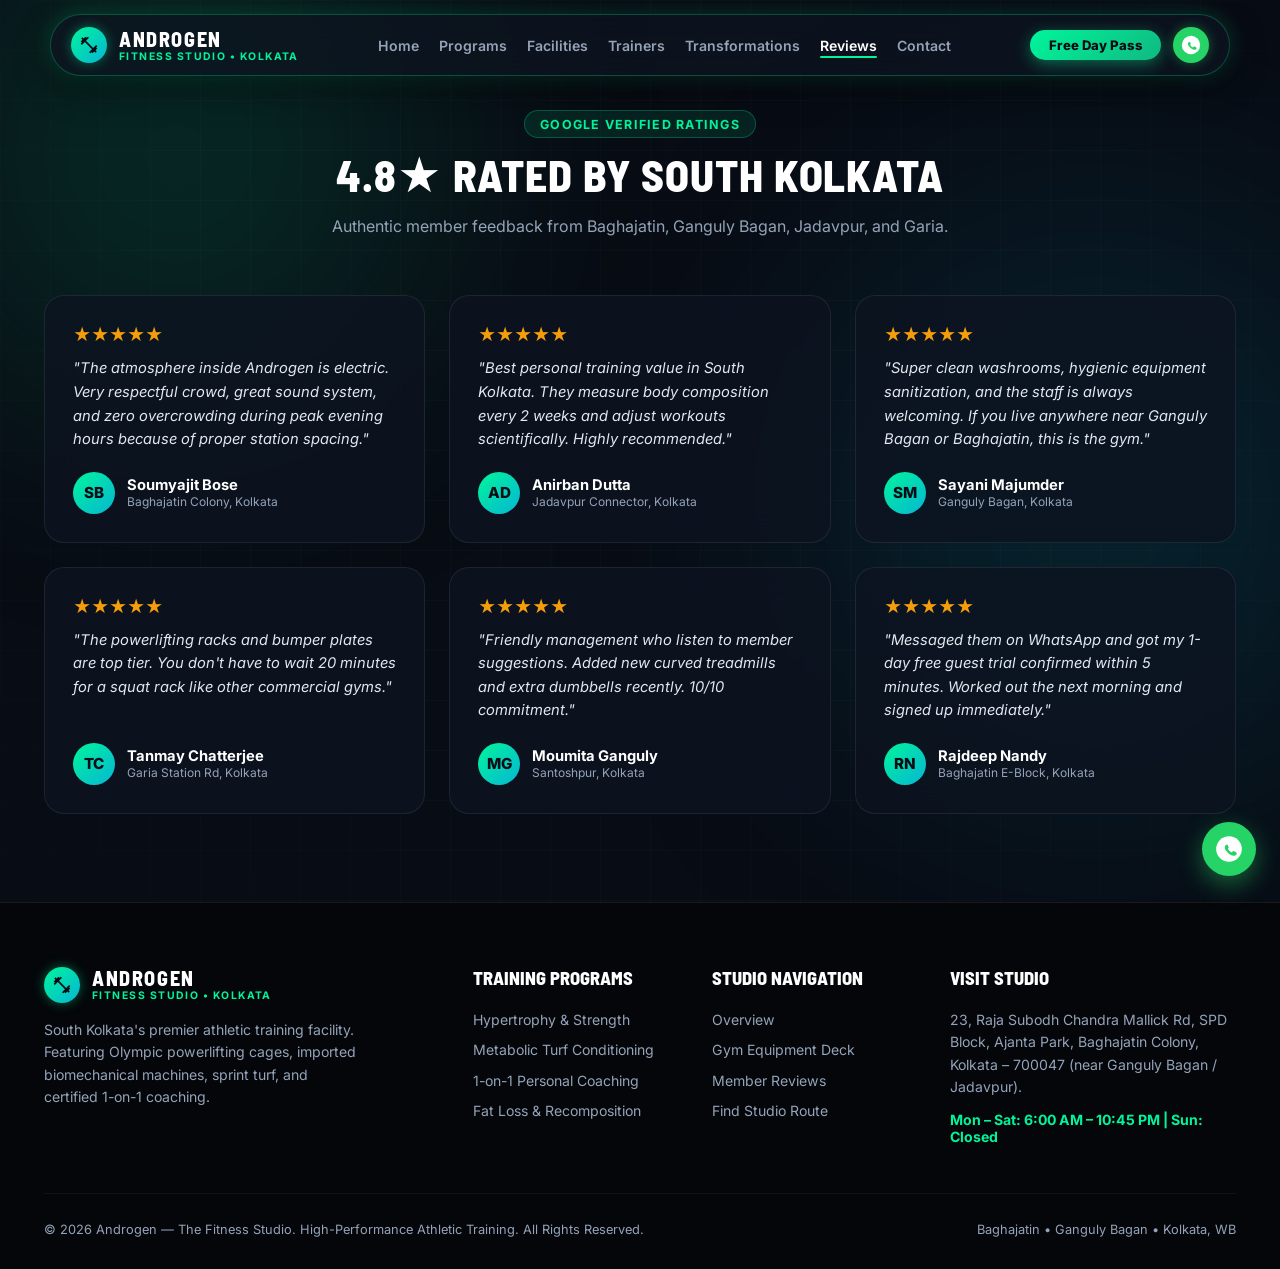
<file: reviews.html>
<!DOCTYPE html>
<html lang="en">
<head>
  <meta charset="UTF-8">
  <meta name="viewport" content="width=device-width, initial-scale=1.0">
  <title>Member Reviews &amp; Testimonials — Androgen Fitness Studio</title>
  <meta name="description" content="Read reviews and testimonials from members of Androgen Fitness Studio in Baghajatin, South Kolkata.">
  <link rel="icon" type="image/svg+xml" href="assets/images/favicon.svg">
  <link rel="stylesheet" href="assets/css/style.css">
  <link href="https://fonts.googleapis.com/css2?family=Barlow+Semi+Condensed:ital,wght@0,700;0,800;0,900;1,700&family=Inter:wght@300;400;500;600;700;800&display=swap" rel="stylesheet">
</head>
<body>
  <div class="ambient-glow-wrapper">
    <div class="ambient-orb orb-1"></div>
    <div class="ambient-orb orb-2"></div>
  </div>
  <div class="tech-grid-overlay"></div>

  <!-- TheDivine Floating Pill Navbar -->
  <header class="the-divine-nav">
    <a href="index.html" class="brand-wrapper">
      <div class="brand-emblem">
        <svg viewBox="0 0 24 24"><path d="M20.57 14.86L22 13.43 20.57 12 17 15.57 8.43 7 12 3.43 10.57 2 9.14 3.43 7.71 2 5.57 4.14 4.14 2.71 2.71 4.14l1.43 1.43L2 7.71l1.43 1.43L2 10.57 3.43 12 7 8.43 15.57 17 12 20.57 13.43 22l1.43-1.43L16.29 22l2.14-2.14 1.43 1.43 1.43-1.43-1.43-1.43L22 16.29z"/></svg>
      </div>
      <div class="brand-text">
        <span class="brand-name">ANDROGEN</span>
        <span class="brand-sub">FITNESS STUDIO &bull; KOLKATA</span>
      </div>
    </a>

    <ul class="nav-links">
      <li><a href="index.html">Home</a></li>
        <li><a href="programs.html">Programs</a></li>
        <li><a href="facilities.html">Facilities</a></li>
        <li><a href="trainers.html">Trainers</a></li>
        <li><a href="transformations.html">Transformations</a></li>
        <li><a href="reviews.html" class="active">Reviews</a></li>
        <li><a href="contact.html">Contact</a></li>
        
    </ul>

    <div class="nav-cta-wrapper">
      <a href="https://wa.me/919007277594?text=Hello%20Androgen%20Studio!%20I%20would%20like%20to%20book%20a%20free%201-day%20trial%20workout." class="btn-cta-pill">
        Free Day Pass
      </a>
      <a href="https://wa.me/919007277594" class="btn-nav-wa" aria-label="Chat on WhatsApp">
        <svg class="wa-icon-dual" viewBox="0 0 24 24" width="20" height="20">
          <circle cx="12" cy="12" r="11" fill="#FFFFFF"/>
          <path d="M17.5 14.4c-.2-.1-1.3-.6-1.5-.7-.2-.1-.4-.1-.5.1-.2.2-.6.7-.8.9-.1.1-.3.2-.5.1-.2-.1-.9-.3-1.8-1.1-.7-.6-1.1-1.3-1.3-1.6-.1-.2 0-.4.1-.5.1-.1.2-.3.3-.4.1-.1.1-.2.2-.3.1-.1 0-.3 0-.4-.1-.1-.5-1.3-.7-1.8-.2-.5-.4-.4-.5-.4h-.5c-.2 0-.5.1-.7.3-.2.3-.9.9-.9 2.1 0 1.2.9 2.4 1 2.6.1.1 1.8 2.7 4.3 3.8.6.3 1.1.4 1.4.5.6.2 1.2.2 1.7.1.5-.1 1.5-.6 1.7-1.2.2-.6.2-1.1.1-1.2-.1-.1-.2-.2-.4-.3z" fill="#25D366"/>
        </svg>
      </a>
      <button class="hamburger-btn" id="hamburgerBtn" aria-label="Toggle Navigation">
        <svg width="22" height="22" viewBox="0 0 24 24" fill="none" stroke="currentColor" stroke-width="2"><path d="M3 12h18M3 6h18M3 18h18"/></svg>
      </button>
    </div>
  </header>

  <!-- Mobile Drawer -->
  <div class="mobile-nav-drawer" id="mobileDrawer">
    <ul class="mobile-drawer-links">
      <li><a href="index.html">Home</a></li>
        <li><a href="programs.html">Programs</a></li>
        <li><a href="facilities.html">Facilities</a></li>
        <li><a href="trainers.html">Trainers</a></li>
        <li><a href="transformations.html">Transformations</a></li>
        <li><a href="reviews.html" class="active">Reviews</a></li>
        <li><a href="contact.html">Contact</a></li>
        
    </ul>
    <a href="https://wa.me/919007277594?text=Hello%20Androgen!%20I%20would%20like%20to%20claim%20my%201-day%20guest%20trial%20pass." class="btn-hero-primary" style="margin-top: 1rem;">
      <svg class="wa-icon-dual" viewBox="0 0 24 24">
        <circle cx="12" cy="12" r="11" fill="#FFFFFF"/>
        <path d="M17.5 14.4c-.2-.1-1.3-.6-1.5-.7-.2-.1-.4-.1-.5.1-.2.2-.6.7-.8.9-.1.1-.3.2-.5.1-.2-.1-.9-.3-1.8-1.1-.7-.6-1.1-1.3-1.3-1.6-.1-.2 0-.4.1-.5.1-.1.2-.3.3-.4.1-.1.1-.2.2-.3.1-.1 0-.3 0-.4-.1-.1-.5-1.3-.7-1.8-.2-.5-.4-.4-.5-.4h-.5c-.2 0-.5.1-.7.3-.2.3-.9.9-.9 2.1 0 1.2.9 2.4 1 2.6.1.1 1.8 2.7 4.3 3.8.6.3 1.1.4 1.4.5.6.2 1.2.2 1.7.1.5-.1 1.5-.6 1.7-1.2.2-.6.2-1.1.1-1.2-.1-.1-.2-.2-.4-.3z" fill="#25D366"/>
      </svg>
      <span>Claim Free 1-Day Trial Pass</span>
    </a>
  </div>

  <section class="section" style="padding-top: 110px;">
    <div class="container">
      <div class="section-header">
        <span class="section-pill">Google Verified Ratings</span>
        <h1 class="section-title">4.8★ Rated by South Kolkata</h1>
        <p class="section-desc">Authentic member feedback from Baghajatin, Ganguly Bagan, Jadavpur, and Garia.</p>
      </div>

      <div class="reviews-grid">
        <div class="review-card">
          <div>
            <div class="review-stars">&#9733;&#9733;&#9733;&#9733;&#9733;</div>
            <p class="review-quote">"The atmosphere inside Androgen is electric. Very respectful crowd, great sound system, and zero overcrowding during peak evening hours because of proper station spacing."</p>
          </div>
          <div class="reviewer-meta">
            <div class="reviewer-avatar">SB</div>
            <div>
              <div class="reviewer-name">Soumyajit Bose</div>
              <div class="reviewer-loc">Baghajatin Colony, Kolkata</div>
            </div>
          </div>
        </div>

        <div class="review-card">
          <div>
            <div class="review-stars">&#9733;&#9733;&#9733;&#9733;&#9733;</div>
            <p class="review-quote">"Best personal training value in South Kolkata. They measure body composition every 2 weeks and adjust workouts scientifically. Highly recommended."</p>
          </div>
          <div class="reviewer-meta">
            <div class="reviewer-avatar">AD</div>
            <div>
              <div class="reviewer-name">Anirban Dutta</div>
              <div class="reviewer-loc">Jadavpur Connector, Kolkata</div>
            </div>
          </div>
        </div>

        <div class="review-card">
          <div>
            <div class="review-stars">&#9733;&#9733;&#9733;&#9733;&#9733;</div>
            <p class="review-quote">"Super clean washrooms, hygienic equipment sanitization, and the staff is always welcoming. If you live anywhere near Ganguly Bagan or Baghajatin, this is the gym."</p>
          </div>
          <div class="reviewer-meta">
            <div class="reviewer-avatar">SM</div>
            <div>
              <div class="reviewer-name">Sayani Majumder</div>
              <div class="reviewer-loc">Ganguly Bagan, Kolkata</div>
            </div>
          </div>
        </div>

        <div class="review-card">
          <div>
            <div class="review-stars">&#9733;&#9733;&#9733;&#9733;&#9733;</div>
            <p class="review-quote">"The powerlifting racks and bumper plates are top tier. You don't have to wait 20 minutes for a squat rack like other commercial gyms."</p>
          </div>
          <div class="reviewer-meta">
            <div class="reviewer-avatar">TC</div>
            <div>
              <div class="reviewer-name">Tanmay Chatterjee</div>
              <div class="reviewer-loc">Garia Station Rd, Kolkata</div>
            </div>
          </div>
        </div>

        <div class="review-card">
          <div>
            <div class="review-stars">&#9733;&#9733;&#9733;&#9733;&#9733;</div>
            <p class="review-quote">"Friendly management who listen to member suggestions. Added new curved treadmills and extra dumbbells recently. 10/10 commitment."</p>
          </div>
          <div class="reviewer-meta">
            <div class="reviewer-avatar">MG</div>
            <div>
              <div class="reviewer-name">Moumita Ganguly</div>
              <div class="reviewer-loc">Santoshpur, Kolkata</div>
            </div>
          </div>
        </div>

        <div class="review-card">
          <div>
            <div class="review-stars">&#9733;&#9733;&#9733;&#9733;&#9733;</div>
            <p class="review-quote">"Messaged them on WhatsApp and got my 1-day free guest trial confirmed within 5 minutes. Worked out the next morning and signed up immediately."</p>
          </div>
          <div class="reviewer-meta">
            <div class="reviewer-avatar">RN</div>
            <div>
              <div class="reviewer-name">Rajdeep Nandy</div>
              <div class="reviewer-loc">Baghajatin E-Block, Kolkata</div>
            </div>
          </div>
        </div>
      </div>
    </div>
  </section>

  <!-- Footer -->
  <footer class="site-footer">
    <div class="container">
      <div class="footer-grid">
        <div class="footer-brand">
          <div class="brand-wrapper">
            <div class="brand-emblem">
              <svg viewBox="0 0 24 24"><path d="M20.57 14.86L22 13.43 20.57 12 17 15.57 8.43 7 12 3.43 10.57 2 9.14 3.43 7.71 2 5.57 4.14 4.14 2.71 2.71 4.14l1.43 1.43L2 7.71l1.43 1.43L2 10.57 3.43 12 7 8.43 15.57 17 12 20.57 13.43 22l1.43-1.43L16.29 22l2.14-2.14 1.43 1.43 1.43-1.43-1.43-1.43L22 16.29z"/></svg>
            </div>
            <div class="brand-text">
              <span class="brand-name">ANDROGEN</span>
              <span class="brand-sub">FITNESS STUDIO &bull; KOLKATA</span>
            </div>
          </div>
          <p>South Kolkata's premier athletic training facility. Featuring Olympic powerlifting cages, imported biomechanical machines, sprint turf, and certified 1-on-1 coaching.</p>
        </div>
        <div>
          <h4 class="footer-heading">Training Programs</h4>
          <ul class="footer-links">
            <li><a href="programs.html">Hypertrophy &amp; Strength</a></li>
            <li><a href="programs.html">Metabolic Turf Conditioning</a></li>
            <li><a href="trainers.html">1-on-1 Personal Coaching</a></li>
            <li><a href="transformations.html">Fat Loss &amp; Recomposition</a></li>
          </ul>
        </div>
        <div>
          <h4 class="footer-heading">Studio Navigation</h4>
          <ul class="footer-links">
            <li><a href="index.html">Overview</a></li>
            <li><a href="facilities.html">Gym Equipment Deck</a></li>
            <li><a href="reviews.html">Member Reviews</a></li>
            <li><a href="contact.html">Find Studio Route</a></li>
          </ul>
        </div>
        <div>
          <h4 class="footer-heading">Visit Studio</h4>
          <p style="color: var(--text-muted); font-size: 0.88rem; line-height: 1.6; margin-bottom: 0.75rem;">
            23, Raja Subodh Chandra Mallick Rd, SPD Block, Ajanta Park, Baghajatin Colony, Kolkata &ndash; 700047 (near Ganguly Bagan / Jadavpur).
          </p>
          <p style="color: var(--neon-mint); font-size: 0.88rem; font-weight: 700;">
            Mon &ndash; Sat: 6:00 AM &ndash; 10:45 PM | Sun: Closed
          </p>
        </div>
      </div>
      <div class="footer-bottom">
        <div>&copy; 2026 Androgen &mdash; The Fitness Studio. High-Performance Athletic Training. All Rights Reserved.</div>
        <div>Baghajatin &bull; Ganguly Bagan &bull; Kolkata, WB</div>
      </div>
    </div>
  </footer>

  <!-- Floating WhatsApp Pill -->
  <a href="https://wa.me/919007277594?text=Hello%20Androgen!%20I%20would%20like%20to%20book%20a%20free%201-day%20trial%20workout." class="floating-wa-btn" aria-label="WhatsApp Studio">
    <svg class="wa-icon-dual" viewBox="0 0 24 24" width="28" height="28">
      <circle cx="12" cy="12" r="11" fill="#FFFFFF"/>
      <path d="M17.5 14.4c-.2-.1-1.3-.6-1.5-.7-.2-.1-.4-.1-.5.1-.2.2-.6.7-.8.9-.1.1-.3.2-.5.1-.2-.1-.9-.3-1.8-1.1-.7-.6-1.1-1.3-1.3-1.6-.1-.2 0-.4.1-.5.1-.1.2-.3.3-.4.1-.1.1-.2.2-.3.1-.1 0-.3 0-.4-.1-.1-.5-1.3-.7-1.8-.2-.5-.4-.4-.5-.4h-.5c-.2 0-.5.1-.7.3-.2.3-.9.9-.9 2.1 0 1.2.9 2.4 1 2.6.1.1 1.8 2.7 4.3 3.8.6.3 1.1.4 1.4.5.6.2 1.2.2 1.7.1.5-.1 1.5-.6 1.7-1.2.2-.6.2-1.1.1-1.2-.1-.1-.2-.2-.4-.3z" fill="#25D366"/>
    </svg>
  </a>
  <script src="assets/js/main.js"></script>
</body>
</html>
</file>
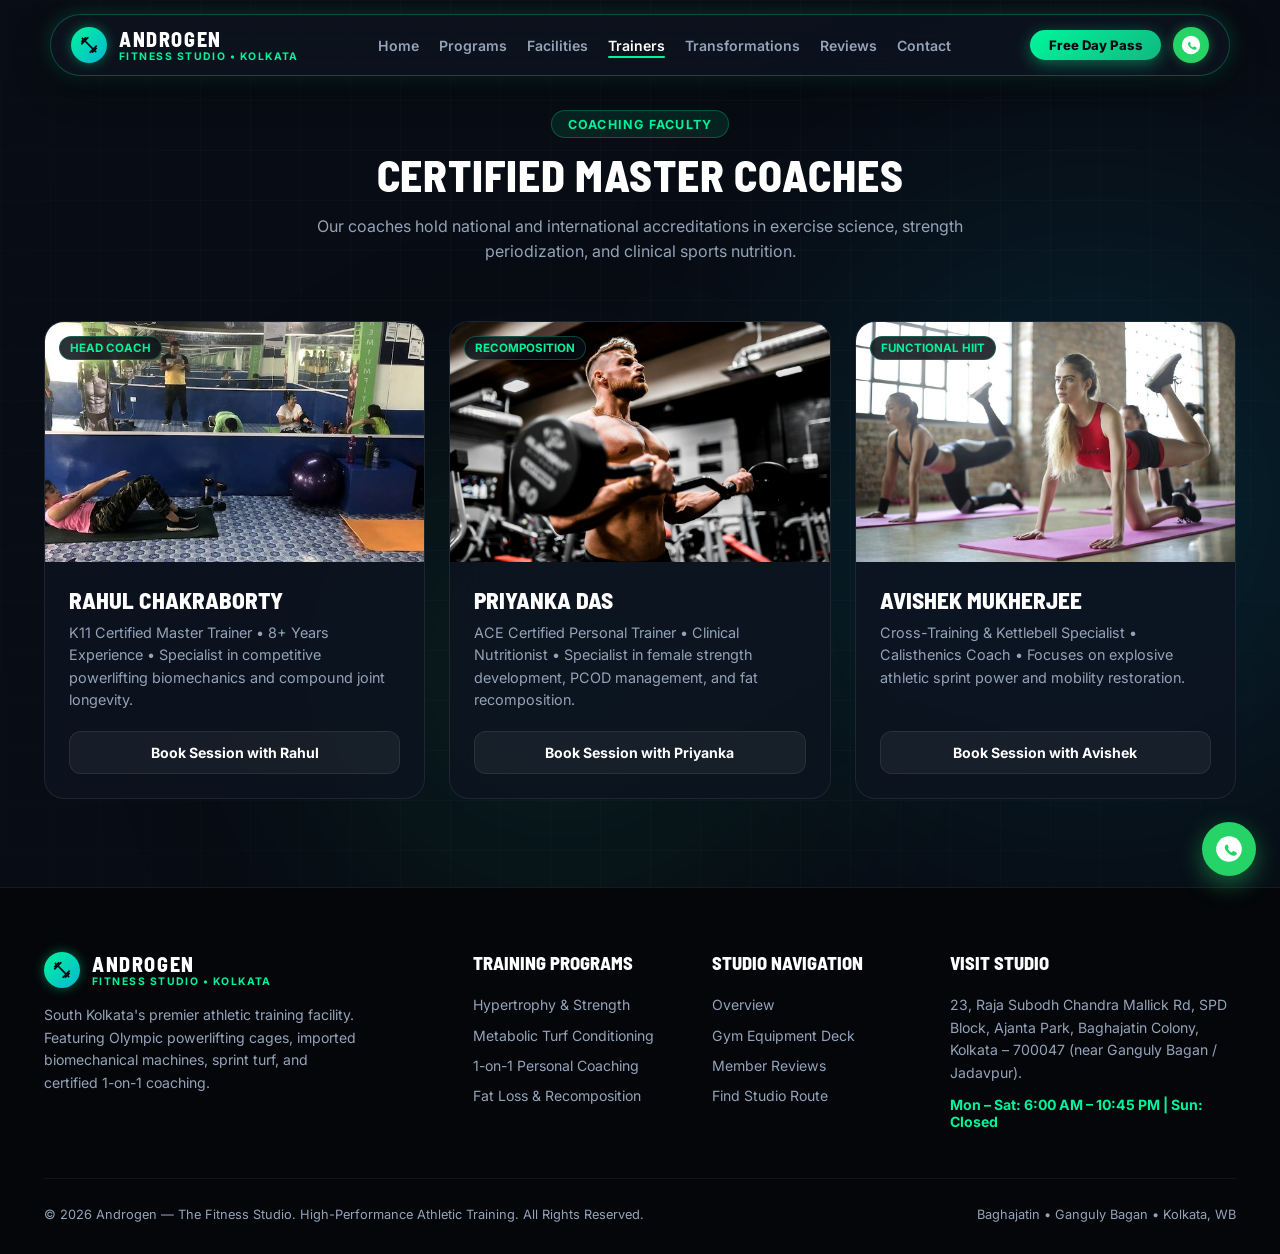
<file: trainers.html>
<!DOCTYPE html>
<html lang="en">
<head>
  <meta charset="UTF-8">
  <meta name="viewport" content="width=device-width, initial-scale=1.0">
  <title>Certified Coaching Staff — Androgen Fitness Studio Kolkata</title>
  <meta name="description" content="Meet certified K11, ACE, and sports nutrition personal coaches at Androgen Fitness Studio, Baghajatin, Kolkata.">
  <link rel="icon" type="image/svg+xml" href="assets/images/favicon.svg">
  <link rel="stylesheet" href="assets/css/style.css">
  <link href="https://fonts.googleapis.com/css2?family=Barlow+Semi+Condensed:ital,wght@0,700;0,800;0,900;1,700&family=Inter:wght@300;400;500;600;700;800&display=swap" rel="stylesheet">
</head>
<body>
  <div class="ambient-glow-wrapper">
    <div class="ambient-orb orb-2"></div>
    <div class="ambient-orb orb-3"></div>
  </div>
  <div class="tech-grid-overlay"></div>

  <!-- TheDivine Floating Pill Navbar -->
  <header class="the-divine-nav">
    <a href="index.html" class="brand-wrapper">
      <div class="brand-emblem">
        <svg viewBox="0 0 24 24"><path d="M20.57 14.86L22 13.43 20.57 12 17 15.57 8.43 7 12 3.43 10.57 2 9.14 3.43 7.71 2 5.57 4.14 4.14 2.71 2.71 4.14l1.43 1.43L2 7.71l1.43 1.43L2 10.57 3.43 12 7 8.43 15.57 17 12 20.57 13.43 22l1.43-1.43L16.29 22l2.14-2.14 1.43 1.43 1.43-1.43-1.43-1.43L22 16.29z"/></svg>
      </div>
      <div class="brand-text">
        <span class="brand-name">ANDROGEN</span>
        <span class="brand-sub">FITNESS STUDIO &bull; KOLKATA</span>
      </div>
    </a>

    <ul class="nav-links">
      <li><a href="index.html">Home</a></li>
        <li><a href="programs.html">Programs</a></li>
        <li><a href="facilities.html">Facilities</a></li>
        <li><a href="trainers.html" class="active">Trainers</a></li>
        <li><a href="transformations.html">Transformations</a></li>
        <li><a href="reviews.html">Reviews</a></li>
        <li><a href="contact.html">Contact</a></li>
        
    </ul>

    <div class="nav-cta-wrapper">
      <a href="https://wa.me/919007277594?text=Hello%20Androgen%20Studio!%20I%20would%20like%20to%20book%20a%20free%201-day%20trial%20workout." class="btn-cta-pill">
        Free Day Pass
      </a>
      <a href="https://wa.me/919007277594" class="btn-nav-wa" aria-label="Chat on WhatsApp">
        <svg class="wa-icon-dual" viewBox="0 0 24 24" width="20" height="20">
          <circle cx="12" cy="12" r="11" fill="#FFFFFF"/>
          <path d="M17.5 14.4c-.2-.1-1.3-.6-1.5-.7-.2-.1-.4-.1-.5.1-.2.2-.6.7-.8.9-.1.1-.3.2-.5.1-.2-.1-.9-.3-1.8-1.1-.7-.6-1.1-1.3-1.3-1.6-.1-.2 0-.4.1-.5.1-.1.2-.3.3-.4.1-.1.1-.2.2-.3.1-.1 0-.3 0-.4-.1-.1-.5-1.3-.7-1.8-.2-.5-.4-.4-.5-.4h-.5c-.2 0-.5.1-.7.3-.2.3-.9.9-.9 2.1 0 1.2.9 2.4 1 2.6.1.1 1.8 2.7 4.3 3.8.6.3 1.1.4 1.4.5.6.2 1.2.2 1.7.1.5-.1 1.5-.6 1.7-1.2.2-.6.2-1.1.1-1.2-.1-.1-.2-.2-.4-.3z" fill="#25D366"/>
        </svg>
      </a>
      <button class="hamburger-btn" id="hamburgerBtn" aria-label="Toggle Navigation">
        <svg width="22" height="22" viewBox="0 0 24 24" fill="none" stroke="currentColor" stroke-width="2"><path d="M3 12h18M3 6h18M3 18h18"/></svg>
      </button>
    </div>
  </header>

  <!-- Mobile Drawer -->
  <div class="mobile-nav-drawer" id="mobileDrawer">
    <ul class="mobile-drawer-links">
      <li><a href="index.html">Home</a></li>
        <li><a href="programs.html">Programs</a></li>
        <li><a href="facilities.html">Facilities</a></li>
        <li><a href="trainers.html" class="active">Trainers</a></li>
        <li><a href="transformations.html">Transformations</a></li>
        <li><a href="reviews.html">Reviews</a></li>
        <li><a href="contact.html">Contact</a></li>
        
    </ul>
    <a href="https://wa.me/919007277594?text=Hello%20Androgen!%20I%20would%20like%20to%20claim%20my%201-day%20guest%20trial%20pass." class="btn-hero-primary" style="margin-top: 1rem;">
      <svg class="wa-icon-dual" viewBox="0 0 24 24">
        <circle cx="12" cy="12" r="11" fill="#FFFFFF"/>
        <path d="M17.5 14.4c-.2-.1-1.3-.6-1.5-.7-.2-.1-.4-.1-.5.1-.2.2-.6.7-.8.9-.1.1-.3.2-.5.1-.2-.1-.9-.3-1.8-1.1-.7-.6-1.1-1.3-1.3-1.6-.1-.2 0-.4.1-.5.1-.1.2-.3.3-.4.1-.1.1-.2.2-.3.1-.1 0-.3 0-.4-.1-.1-.5-1.3-.7-1.8-.2-.5-.4-.4-.5-.4h-.5c-.2 0-.5.1-.7.3-.2.3-.9.9-.9 2.1 0 1.2.9 2.4 1 2.6.1.1 1.8 2.7 4.3 3.8.6.3 1.1.4 1.4.5.6.2 1.2.2 1.7.1.5-.1 1.5-.6 1.7-1.2.2-.6.2-1.1.1-1.2-.1-.1-.2-.2-.4-.3z" fill="#25D366"/>
      </svg>
      <span>Claim Free 1-Day Trial Pass</span>
    </a>
  </div>

  <section class="section" style="padding-top: 110px;">
    <div class="container">
      <div class="section-header">
        <span class="section-pill">Coaching Faculty</span>
        <h1 class="section-title">Certified Master Coaches</h1>
        <p class="section-desc">Our coaches hold national and international accreditations in exercise science, strength periodization, and clinical sports nutrition.</p>
      </div>

      <div class="bento-grid">
        <div class="bento-card">
          <div class="card-media">
            <img src="assets/images/personal_coaching_trainer.jpg" alt="Head Strength Coach">
            <span class="card-tag">Head Coach</span>
          </div>
          <div class="card-body">
            <h3 class="card-title">Rahul Chakraborty</h3>
            <p class="card-text">K11 Certified Master Trainer &bull; 8+ Years Experience &bull; Specialist in competitive powerlifting biomechanics and compound joint longevity.</p>
            <a href="https://wa.me/919007277594?text=Consult%20with%20Rahul%20Chakraborty" class="btn-card-inquire">Book Session with Rahul</a>
          </div>
        </div>

        <div class="bento-card">
          <div class="card-media">
            <img src="assets/images/body_recomposition_physique.jpg" alt="Transformation Specialist">
            <span class="card-tag">Recomposition</span>
          </div>
          <div class="card-body">
            <h3 class="card-title">Priyanka Das</h3>
            <p class="card-text">ACE Certified Personal Trainer &bull; Clinical Nutritionist &bull; Specialist in female strength development, PCOD management, and fat recomposition.</p>
            <a href="https://wa.me/919007277594?text=Consult%20with%20Priyanka%20Das" class="btn-card-inquire">Book Session with Priyanka</a>
          </div>
        </div>

        <div class="bento-card">
          <div class="card-media">
            <img src="assets/images/functional_turf_training.jpg" alt="Functional Performance Coach">
            <span class="card-tag">Functional HIIT</span>
          </div>
          <div class="card-body">
            <h3 class="card-title">Avishek Mukherjee</h3>
            <p class="card-text">Cross-Training &amp; Kettlebell Specialist &bull; Calisthenics Coach &bull; Focuses on explosive athletic sprint power and mobility restoration.</p>
            <a href="https://wa.me/919007277594?text=Consult%20with%20Avishek%20Mukherjee" class="btn-card-inquire">Book Session with Avishek</a>
          </div>
        </div>
      </div>
    </div>
  </section>

  <!-- Footer -->
  <footer class="site-footer">
    <div class="container">
      <div class="footer-grid">
        <div class="footer-brand">
          <div class="brand-wrapper">
            <div class="brand-emblem">
              <svg viewBox="0 0 24 24"><path d="M20.57 14.86L22 13.43 20.57 12 17 15.57 8.43 7 12 3.43 10.57 2 9.14 3.43 7.71 2 5.57 4.14 4.14 2.71 2.71 4.14l1.43 1.43L2 7.71l1.43 1.43L2 10.57 3.43 12 7 8.43 15.57 17 12 20.57 13.43 22l1.43-1.43L16.29 22l2.14-2.14 1.43 1.43 1.43-1.43-1.43-1.43L22 16.29z"/></svg>
            </div>
            <div class="brand-text">
              <span class="brand-name">ANDROGEN</span>
              <span class="brand-sub">FITNESS STUDIO &bull; KOLKATA</span>
            </div>
          </div>
          <p>South Kolkata's premier athletic training facility. Featuring Olympic powerlifting cages, imported biomechanical machines, sprint turf, and certified 1-on-1 coaching.</p>
        </div>
        <div>
          <h4 class="footer-heading">Training Programs</h4>
          <ul class="footer-links">
            <li><a href="programs.html">Hypertrophy &amp; Strength</a></li>
            <li><a href="programs.html">Metabolic Turf Conditioning</a></li>
            <li><a href="trainers.html">1-on-1 Personal Coaching</a></li>
            <li><a href="transformations.html">Fat Loss &amp; Recomposition</a></li>
          </ul>
        </div>
        <div>
          <h4 class="footer-heading">Studio Navigation</h4>
          <ul class="footer-links">
            <li><a href="index.html">Overview</a></li>
            <li><a href="facilities.html">Gym Equipment Deck</a></li>
            <li><a href="reviews.html">Member Reviews</a></li>
            <li><a href="contact.html">Find Studio Route</a></li>
          </ul>
        </div>
        <div>
          <h4 class="footer-heading">Visit Studio</h4>
          <p style="color: var(--text-muted); font-size: 0.88rem; line-height: 1.6; margin-bottom: 0.75rem;">
            23, Raja Subodh Chandra Mallick Rd, SPD Block, Ajanta Park, Baghajatin Colony, Kolkata &ndash; 700047 (near Ganguly Bagan / Jadavpur).
          </p>
          <p style="color: var(--neon-mint); font-size: 0.88rem; font-weight: 700;">
            Mon &ndash; Sat: 6:00 AM &ndash; 10:45 PM | Sun: Closed
          </p>
        </div>
      </div>
      <div class="footer-bottom">
        <div>&copy; 2026 Androgen &mdash; The Fitness Studio. High-Performance Athletic Training. All Rights Reserved.</div>
        <div>Baghajatin &bull; Ganguly Bagan &bull; Kolkata, WB</div>
      </div>
    </div>
  </footer>

  <!-- Floating WhatsApp Pill -->
  <a href="https://wa.me/919007277594?text=Hello%20Androgen!%20I%20would%20like%20to%20book%20a%20free%201-day%20trial%20workout." class="floating-wa-btn" aria-label="WhatsApp Studio">
    <svg class="wa-icon-dual" viewBox="0 0 24 24" width="28" height="28">
      <circle cx="12" cy="12" r="11" fill="#FFFFFF"/>
      <path d="M17.5 14.4c-.2-.1-1.3-.6-1.5-.7-.2-.1-.4-.1-.5.1-.2.2-.6.7-.8.9-.1.1-.3.2-.5.1-.2-.1-.9-.3-1.8-1.1-.7-.6-1.1-1.3-1.3-1.6-.1-.2 0-.4.1-.5.1-.1.2-.3.3-.4.1-.1.1-.2.2-.3.1-.1 0-.3 0-.4-.1-.1-.5-1.3-.7-1.8-.2-.5-.4-.4-.5-.4h-.5c-.2 0-.5.1-.7.3-.2.3-.9.9-.9 2.1 0 1.2.9 2.4 1 2.6.1.1 1.8 2.7 4.3 3.8.6.3 1.1.4 1.4.5.6.2 1.2.2 1.7.1.5-.1 1.5-.6 1.7-1.2.2-.6.2-1.1.1-1.2-.1-.1-.2-.2-.4-.3z" fill="#25D366"/>
    </svg>
  </a>
  <script src="assets/js/main.js"></script>
</body>
</html>
</file>
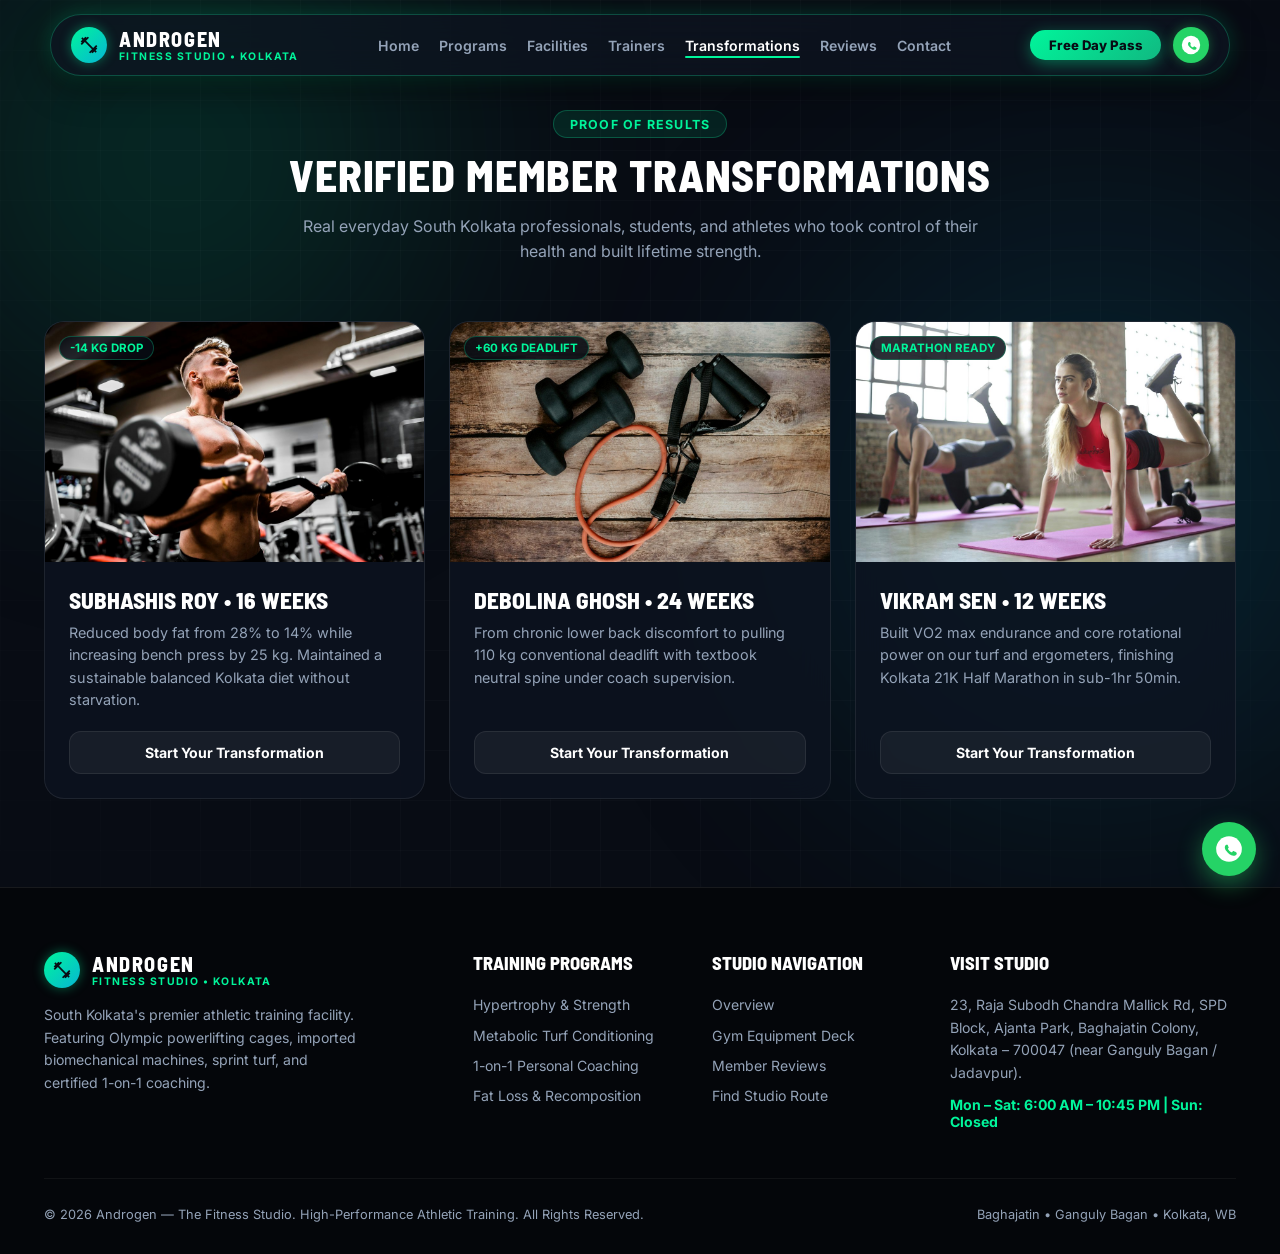
<file: transformations.html>
<!DOCTYPE html>
<html lang="en">
<head>
  <meta charset="UTF-8">
  <meta name="viewport" content="width=device-width, initial-scale=1.0">
  <title>Real Member Transformations — Androgen Fitness Studio Kolkata</title>
  <meta name="description" content="Witness inspiring fat loss and muscle building transformations from members of Androgen Fitness Studio in South Kolkata.">
  <link rel="icon" type="image/svg+xml" href="assets/images/favicon.svg">
  <link rel="stylesheet" href="assets/css/style.css">
  <link href="https://fonts.googleapis.com/css2?family=Barlow+Semi+Condensed:ital,wght@0,700;0,800;0,900;1,700&family=Inter:wght@300;400;500;600;700;800&display=swap" rel="stylesheet">
</head>
<body>
  <div class="ambient-glow-wrapper">
    <div class="ambient-orb orb-1"></div>
    <div class="ambient-orb orb-2"></div>
  </div>
  <div class="tech-grid-overlay"></div>

  <!-- TheDivine Floating Pill Navbar -->
  <header class="the-divine-nav">
    <a href="index.html" class="brand-wrapper">
      <div class="brand-emblem">
        <svg viewBox="0 0 24 24"><path d="M20.57 14.86L22 13.43 20.57 12 17 15.57 8.43 7 12 3.43 10.57 2 9.14 3.43 7.71 2 5.57 4.14 4.14 2.71 2.71 4.14l1.43 1.43L2 7.71l1.43 1.43L2 10.57 3.43 12 7 8.43 15.57 17 12 20.57 13.43 22l1.43-1.43L16.29 22l2.14-2.14 1.43 1.43 1.43-1.43-1.43-1.43L22 16.29z"/></svg>
      </div>
      <div class="brand-text">
        <span class="brand-name">ANDROGEN</span>
        <span class="brand-sub">FITNESS STUDIO &bull; KOLKATA</span>
      </div>
    </a>

    <ul class="nav-links">
      <li><a href="index.html">Home</a></li>
        <li><a href="programs.html">Programs</a></li>
        <li><a href="facilities.html">Facilities</a></li>
        <li><a href="trainers.html">Trainers</a></li>
        <li><a href="transformations.html" class="active">Transformations</a></li>
        <li><a href="reviews.html">Reviews</a></li>
        <li><a href="contact.html">Contact</a></li>
        
    </ul>

    <div class="nav-cta-wrapper">
      <a href="https://wa.me/919007277594?text=Hello%20Androgen%20Studio!%20I%20would%20like%20to%20book%20a%20free%201-day%20trial%20workout." class="btn-cta-pill">
        Free Day Pass
      </a>
      <a href="https://wa.me/919007277594" class="btn-nav-wa" aria-label="Chat on WhatsApp">
        <svg class="wa-icon-dual" viewBox="0 0 24 24" width="20" height="20">
          <circle cx="12" cy="12" r="11" fill="#FFFFFF"/>
          <path d="M17.5 14.4c-.2-.1-1.3-.6-1.5-.7-.2-.1-.4-.1-.5.1-.2.2-.6.7-.8.9-.1.1-.3.2-.5.1-.2-.1-.9-.3-1.8-1.1-.7-.6-1.1-1.3-1.3-1.6-.1-.2 0-.4.1-.5.1-.1.2-.3.3-.4.1-.1.1-.2.2-.3.1-.1 0-.3 0-.4-.1-.1-.5-1.3-.7-1.8-.2-.5-.4-.4-.5-.4h-.5c-.2 0-.5.1-.7.3-.2.3-.9.9-.9 2.1 0 1.2.9 2.4 1 2.6.1.1 1.8 2.7 4.3 3.8.6.3 1.1.4 1.4.5.6.2 1.2.2 1.7.1.5-.1 1.5-.6 1.7-1.2.2-.6.2-1.1.1-1.2-.1-.1-.2-.2-.4-.3z" fill="#25D366"/>
        </svg>
      </a>
      <button class="hamburger-btn" id="hamburgerBtn" aria-label="Toggle Navigation">
        <svg width="22" height="22" viewBox="0 0 24 24" fill="none" stroke="currentColor" stroke-width="2"><path d="M3 12h18M3 6h18M3 18h18"/></svg>
      </button>
    </div>
  </header>

  <!-- Mobile Drawer -->
  <div class="mobile-nav-drawer" id="mobileDrawer">
    <ul class="mobile-drawer-links">
      <li><a href="index.html">Home</a></li>
        <li><a href="programs.html">Programs</a></li>
        <li><a href="facilities.html">Facilities</a></li>
        <li><a href="trainers.html">Trainers</a></li>
        <li><a href="transformations.html" class="active">Transformations</a></li>
        <li><a href="reviews.html">Reviews</a></li>
        <li><a href="contact.html">Contact</a></li>
        
    </ul>
    <a href="https://wa.me/919007277594?text=Hello%20Androgen!%20I%20would%20like%20to%20claim%20my%201-day%20guest%20trial%20pass." class="btn-hero-primary" style="margin-top: 1rem;">
      <svg class="wa-icon-dual" viewBox="0 0 24 24">
        <circle cx="12" cy="12" r="11" fill="#FFFFFF"/>
        <path d="M17.5 14.4c-.2-.1-1.3-.6-1.5-.7-.2-.1-.4-.1-.5.1-.2.2-.6.7-.8.9-.1.1-.3.2-.5.1-.2-.1-.9-.3-1.8-1.1-.7-.6-1.1-1.3-1.3-1.6-.1-.2 0-.4.1-.5.1-.1.2-.3.3-.4.1-.1.1-.2.2-.3.1-.1 0-.3 0-.4-.1-.1-.5-1.3-.7-1.8-.2-.5-.4-.4-.5-.4h-.5c-.2 0-.5.1-.7.3-.2.3-.9.9-.9 2.1 0 1.2.9 2.4 1 2.6.1.1 1.8 2.7 4.3 3.8.6.3 1.1.4 1.4.5.6.2 1.2.2 1.7.1.5-.1 1.5-.6 1.7-1.2.2-.6.2-1.1.1-1.2-.1-.1-.2-.2-.4-.3z" fill="#25D366"/>
      </svg>
      <span>Claim Free 1-Day Trial Pass</span>
    </a>
  </div>

  <section class="section" style="padding-top: 110px;">
    <div class="container">
      <div class="section-header">
        <span class="section-pill">Proof of Results</span>
        <h1 class="section-title">Verified Member Transformations</h1>
        <p class="section-desc">Real everyday South Kolkata professionals, students, and athletes who took control of their health and built lifetime strength.</p>
      </div>

      <div class="bento-grid">
        <div class="bento-card">
          <div class="card-media">
            <img src="assets/images/body_recomposition_physique.jpg" alt="Fat Loss Journey">
            <span class="card-tag">-14 KG Drop</span>
          </div>
          <div class="card-body">
            <h3 class="card-title">Subhashis Roy &bull; 16 Weeks</h3>
            <p class="card-text">Reduced body fat from 28% to 14% while increasing bench press by 25 kg. Maintained a sustainable balanced Kolkata diet without starvation.</p>
            <a href="https://wa.me/919007277594?text=Start%20Transformation%20Journey" class="btn-card-inquire">Start Your Transformation</a>
          </div>
        </div>

        <div class="bento-card">
          <div class="card-media">
            <img src="assets/images/strength_power_rack.jpg" alt="Strength Progression">
            <span class="card-tag">+60 KG Deadlift</span>
          </div>
          <div class="card-body">
            <h3 class="card-title">Debolina Ghosh &bull; 24 Weeks</h3>
            <p class="card-text">From chronic lower back discomfort to pulling 110 kg conventional deadlift with textbook neutral spine under coach supervision.</p>
            <a href="https://wa.me/919007277594?text=Strength%20Progression%20Inquiry" class="btn-card-inquire">Start Your Transformation</a>
          </div>
        </div>

        <div class="bento-card">
          <div class="card-media">
            <img src="assets/images/functional_turf_training.jpg" alt="Athletic Endurance">
            <span class="card-tag">Marathon Ready</span>
          </div>
          <div class="card-body">
            <h3 class="card-title">Vikram Sen &bull; 12 Weeks</h3>
            <p class="card-text">Built VO2 max endurance and core rotational power on our turf and ergometers, finishing Kolkata 21K Half Marathon in sub-1hr 50min.</p>
            <a href="https://wa.me/919007277594?text=Endurance%20Training%20Inquiry" class="btn-card-inquire">Start Your Transformation</a>
          </div>
        </div>
      </div>
    </div>
  </section>

  <!-- Footer -->
  <footer class="site-footer">
    <div class="container">
      <div class="footer-grid">
        <div class="footer-brand">
          <div class="brand-wrapper">
            <div class="brand-emblem">
              <svg viewBox="0 0 24 24"><path d="M20.57 14.86L22 13.43 20.57 12 17 15.57 8.43 7 12 3.43 10.57 2 9.14 3.43 7.71 2 5.57 4.14 4.14 2.71 2.71 4.14l1.43 1.43L2 7.71l1.43 1.43L2 10.57 3.43 12 7 8.43 15.57 17 12 20.57 13.43 22l1.43-1.43L16.29 22l2.14-2.14 1.43 1.43 1.43-1.43-1.43-1.43L22 16.29z"/></svg>
            </div>
            <div class="brand-text">
              <span class="brand-name">ANDROGEN</span>
              <span class="brand-sub">FITNESS STUDIO &bull; KOLKATA</span>
            </div>
          </div>
          <p>South Kolkata's premier athletic training facility. Featuring Olympic powerlifting cages, imported biomechanical machines, sprint turf, and certified 1-on-1 coaching.</p>
        </div>
        <div>
          <h4 class="footer-heading">Training Programs</h4>
          <ul class="footer-links">
            <li><a href="programs.html">Hypertrophy &amp; Strength</a></li>
            <li><a href="programs.html">Metabolic Turf Conditioning</a></li>
            <li><a href="trainers.html">1-on-1 Personal Coaching</a></li>
            <li><a href="transformations.html">Fat Loss &amp; Recomposition</a></li>
          </ul>
        </div>
        <div>
          <h4 class="footer-heading">Studio Navigation</h4>
          <ul class="footer-links">
            <li><a href="index.html">Overview</a></li>
            <li><a href="facilities.html">Gym Equipment Deck</a></li>
            <li><a href="reviews.html">Member Reviews</a></li>
            <li><a href="contact.html">Find Studio Route</a></li>
          </ul>
        </div>
        <div>
          <h4 class="footer-heading">Visit Studio</h4>
          <p style="color: var(--text-muted); font-size: 0.88rem; line-height: 1.6; margin-bottom: 0.75rem;">
            23, Raja Subodh Chandra Mallick Rd, SPD Block, Ajanta Park, Baghajatin Colony, Kolkata &ndash; 700047 (near Ganguly Bagan / Jadavpur).
          </p>
          <p style="color: var(--neon-mint); font-size: 0.88rem; font-weight: 700;">
            Mon &ndash; Sat: 6:00 AM &ndash; 10:45 PM | Sun: Closed
          </p>
        </div>
      </div>
      <div class="footer-bottom">
        <div>&copy; 2026 Androgen &mdash; The Fitness Studio. High-Performance Athletic Training. All Rights Reserved.</div>
        <div>Baghajatin &bull; Ganguly Bagan &bull; Kolkata, WB</div>
      </div>
    </div>
  </footer>

  <!-- Floating WhatsApp Pill -->
  <a href="https://wa.me/919007277594?text=Hello%20Androgen!%20I%20would%20like%20to%20book%20a%20free%201-day%20trial%20workout." class="floating-wa-btn" aria-label="WhatsApp Studio">
    <svg class="wa-icon-dual" viewBox="0 0 24 24" width="28" height="28">
      <circle cx="12" cy="12" r="11" fill="#FFFFFF"/>
      <path d="M17.5 14.4c-.2-.1-1.3-.6-1.5-.7-.2-.1-.4-.1-.5.1-.2.2-.6.7-.8.9-.1.1-.3.2-.5.1-.2-.1-.9-.3-1.8-1.1-.7-.6-1.1-1.3-1.3-1.6-.1-.2 0-.4.1-.5.1-.1.2-.3.3-.4.1-.1.1-.2.2-.3.1-.1 0-.3 0-.4-.1-.1-.5-1.3-.7-1.8-.2-.5-.4-.4-.5-.4h-.5c-.2 0-.5.1-.7.3-.2.3-.9.9-.9 2.1 0 1.2.9 2.4 1 2.6.1.1 1.8 2.7 4.3 3.8.6.3 1.1.4 1.4.5.6.2 1.2.2 1.7.1.5-.1 1.5-.6 1.7-1.2.2-.6.2-1.1.1-1.2-.1-.1-.2-.2-.4-.3z" fill="#25D366"/>
    </svg>
  </a>
  <script src="assets/js/main.js"></script>
</body>
</html>
</file>
<file: assets/css/style.css>
/* ==========================================================================
   ANDROGEN — THE FITNESS STUDIO
   High-Octane Athletic Design System & Precision Gym Architecture
   Baghajatin / Ganguly Bagan, Kolkata
   ========================================================================== */

:root {
  --bg-main: #080C14;
  --bg-card: rgba(14, 20, 32, 0.78);
  --bg-card-hover: rgba(22, 32, 52, 0.92);
  --border-subtle: rgba(255, 255, 255, 0.08);
  --border-neon: rgba(16, 185, 129, 0.35);
  --text-main: #F8FAFC;
  --text-muted: #94A3B8;
  --neon-emerald: #10B981;
  --neon-mint: #00F59B;
  --neon-cyan: #06B6D4;
  --brand-glow: rgba(0, 245, 155, 0.22);
  --wa-green: #25D366;
  --font-sans: 'Inter', -apple-system, BlinkMacSystemFont, 'Segoe UI', Roboto, sans-serif;
  --font-display: 'Barlow Semi Condensed', 'Inter', sans-serif;
  --transition-smooth: all 0.35s cubic-bezier(0.16, 1, 0.3, 1);
}

*, *::before, *::after {
  box-sizing: border-box;
  margin: 0;
  padding: 0;
}

html {
  font-family: var(--font-sans);
  background-color: var(--bg-main);
  color: var(--text-main);
  scroll-behavior: smooth;
  -webkit-font-smoothing: antialiased;
  overflow-x: hidden;
}

body {
  overflow-x: hidden;
  background-color: var(--bg-main);
  position: relative;
  min-height: 100vh;
}

/* Ambient Athletic Glow Orbs */
.ambient-glow-wrapper {
  position: fixed;
  inset: 0;
  overflow: hidden;
  pointer-events: none;
  z-index: 0;
}

.ambient-orb {
  position: absolute;
  border-radius: 50%;
  filter: blur(130px);
  opacity: 0.16;
  animation: floatOrb 22s infinite ease-in-out alternate;
}

.orb-1 {
  width: 550px;
  height: 550px;
  background: radial-gradient(circle, #00F59B, #064E3B);
  top: -120px;
  left: -100px;
}

.orb-2 {
  width: 650px;
  height: 650px;
  background: radial-gradient(circle, #06B6D4, #082F49);
  bottom: 8%;
  right: -140px;
  animation-duration: 26s;
}

.orb-3 {
  width: 480px;
  height: 480px;
  background: radial-gradient(circle, #10B981, #022C22);
  top: 48%;
  left: 25%;
  animation-duration: 19s;
}

@keyframes floatOrb {
  0% { transform: translate(0, 0) scale(1); }
  50% { transform: translate(50px, 35px) scale(1.06); }
  100% { transform: translate(-35px, 60px) scale(0.96); }
}

/* High-Tech Athletic Grid Overlay */
.tech-grid-overlay {
  position: absolute;
  inset: 0;
  background-image: 
    linear-gradient(to right, rgba(255, 255, 255, 0.02) 1px, transparent 1px),
    linear-gradient(to bottom, rgba(255, 255, 255, 0.02) 1px, transparent 1px);
  background-size: 50px 50px;
  mask-image: radial-gradient(circle at 50% 30%, black 45%, transparent 85%);
  pointer-events: none;
  z-index: 0;
}

.container {
  width: 100%;
  max-width: 1240px;
  margin: 0 auto;
  padding: 0 1.5rem;
  position: relative;
  z-index: 1;
}

/* ==========================================================================
   TheDivine Floating Pill Navbar
   ========================================================================== */
.the-divine-nav {
  position: fixed;
  top: 14px;
  left: 50%;
  transform: translateX(-50%);
  width: calc(100% - 2.5rem);
  max-width: 1180px;
  height: 62px;
  background: rgba(14, 20, 32, 0.75);
  backdrop-filter: blur(24px);
  -webkit-backdrop-filter: blur(24px);
  border: 1px solid var(--border-neon);
  border-radius: 100px;
  display: flex;
  align-items: center;
  justify-content: space-between;
  padding: 0 1.25rem;
  z-index: 1000;
  box-shadow: 0 12px 36px rgba(0, 0, 0, 0.45), 0 0 20px var(--brand-glow);
  transition: var(--transition-smooth);
}

.brand-wrapper {
  display: flex;
  align-items: center;
  gap: 0.75rem;
  text-decoration: none;
}

.brand-emblem {
  width: 36px;
  height: 36px;
  border-radius: 50%;
  background: linear-gradient(135deg, #00F59B, #06B6D4);
  display: flex;
  align-items: center;
  justify-content: center;
  box-shadow: 0 0 12px rgba(0, 245, 155, 0.4);
}

.brand-emblem svg {
  width: 20px;
  height: 20px;
  fill: #080C14;
}

.brand-text {
  display: flex;
  flex-direction: column;
}

.brand-name {
  font-family: var(--font-display);
  font-size: 1.25rem;
  font-weight: 800;
  letter-spacing: 0.08em;
  color: #FFFFFF;
  line-height: 1.1;
}

.brand-sub {
  font-size: 0.65rem;
  font-weight: 700;
  letter-spacing: 0.14em;
  color: var(--neon-mint);
  text-transform: uppercase;
}

.nav-links {
  display: flex;
  align-items: center;
  gap: 1.25rem;
  list-style: none;
}

.nav-links li a {
  text-decoration: none;
  font-size: 0.88rem;
  font-weight: 600;
  color: var(--text-muted);
  white-space: nowrap !important;
  flex-shrink: 0 !important;
  transition: var(--transition-smooth);
  position: relative;
  padding: 0.25rem 0;
}

.nav-links li a:hover,
.nav-links li a.active {
  color: #FFFFFF;
}

.nav-links li a::after {
  content: '';
  position: absolute;
  bottom: 0;
  left: 0;
  width: 0;
  height: 2px;
  background: var(--neon-mint);
  border-radius: 2px;
  transition: width 0.3s ease;
}

.nav-links li a:hover::after,
.nav-links li a.active::after {
  width: 100%;
}

.nav-cta-wrapper {
  display: flex;
  align-items: center;
  gap: 0.75rem;
}

.btn-cta-pill {
  display: inline-flex;
  align-items: center;
  gap: 0.5rem;
  padding: 0.45rem 1.15rem;
  background: linear-gradient(135deg, #00F59B, #10B981);
  color: #080C14 !important;
  font-weight: 800;
  font-size: 0.82rem;
  border-radius: 100px;
  text-decoration: none;
  box-shadow: 0 4px 16px rgba(0, 245, 155, 0.4);
  transition: var(--transition-smooth);
  white-space: nowrap !important;
  flex-shrink: 0 !important;
}

.btn-cta-pill:hover {
  transform: translateY(-2px);
  box-shadow: 0 6px 20px rgba(0, 245, 155, 0.6);
}

.btn-nav-wa {
  display: inline-flex;
  align-items: center;
  justify-content: center;
  width: 36px;
  height: 36px;
  border-radius: 50%;
  background: #25D366;
  text-decoration: none;
  box-shadow: 0 0 12px rgba(37, 211, 102, 0.4);
  transition: var(--transition-smooth);
  flex-shrink: 0;
}

.btn-nav-wa:hover {
  transform: scale(1.1);
}

.hamburger-btn {
  display: none;
  width: 40px;
  height: 40px;
  border-radius: 50%;
  background: rgba(255, 255, 255, 0.05);
  border: 1px solid var(--border-subtle);
  color: #FFFFFF;
  align-items: center;
  justify-content: center;
  cursor: pointer;
  flex-shrink: 0;
}

/* Mobile Drawer */
.mobile-nav-drawer {
  position: fixed;
  top: 80px;
  left: 1rem;
  right: 1rem;
  max-height: calc(100dvh - 100px);
  background: rgba(8, 12, 20, 0.98);
  backdrop-filter: blur(28px);
  -webkit-backdrop-filter: blur(28px);
  border: 1px solid var(--border-neon);
  border-radius: 24px;
  padding: 1.75rem 1.25rem;
  z-index: 999;
  display: flex;
  flex-direction: column;
  gap: 1.25rem;
  opacity: 0;
  pointer-events: none;
  transform: translateY(-12px);
  transition: var(--transition-smooth);
  box-shadow: 0 20px 48px rgba(0, 0, 0, 0.7);
  overflow-y: auto;
}

.mobile-nav-drawer.open {
  opacity: 1;
  pointer-events: auto;
  transform: translateY(0);
}

.mobile-drawer-links {
  list-style: none;
  display: flex;
  flex-direction: column;
  gap: 0.85rem;
}

.mobile-drawer-links a {
  display: block;
  font-family: var(--font-display);
  font-size: 1.25rem;
  font-weight: 700;
  color: var(--text-main);
  text-decoration: none;
  padding: 0.6rem 0.5rem;
  border-bottom: 1px solid var(--border-subtle);
}

/* ==========================================================================
   Hero Section with 16:9 Video & Telemetry Zone
   ========================================================================== */
.hero-section {
  position: relative;
  min-height: 100vh;
  display: flex;
  align-items: center;
  padding-top: 80px;
  padding-bottom: 3.5rem;
  overflow: hidden;
}

.hero-video-container {
  position: absolute;
  inset: 0;
  z-index: 0;
  overflow: hidden;
}

.hero-video {
  width: 100%;
  height: 100%;
  object-fit: cover;
  filter: brightness(0.4) contrast(1.12);
  transform: scale(1.02);
}

.hero-gradient-overlay {
  position: absolute;
  inset: 0;
  background: linear-gradient(
    to bottom,
    rgba(8, 12, 20, 0.75) 0%,
    rgba(8, 12, 20, 0.45) 45%,
    rgba(8, 12, 20, 0.85) 85%,
    var(--bg-main) 100%
  );
  z-index: 1;
}

.hero-content {
  position: relative;
  z-index: 2;
  max-width: 920px;
  margin: 0 auto;
  text-align: center;
  display: flex;
  flex-direction: column;
  align-items: center;
  gap: 1.15rem;
}

.hero-badge {
  display: inline-flex;
  align-items: center;
  gap: 0.6rem;
  padding: 0.4rem 1rem;
  background: rgba(14, 20, 32, 0.85);
  backdrop-filter: blur(12px);
  border: 1px solid var(--border-neon);
  border-radius: 100px;
  font-size: 0.8rem;
  font-weight: 700;
  color: var(--neon-mint);
  letter-spacing: 0.06em;
  box-shadow: 0 4px 14px rgba(0, 0, 0, 0.35);
}

.live-beacon {
  width: 8px;
  height: 8px;
  background-color: var(--neon-mint);
  border-radius: 50%;
  position: relative;
}

.live-beacon::after {
  content: '';
  position: absolute;
  inset: -3px;
  border-radius: 50%;
  border: 2px solid var(--neon-mint);
  animation: beaconPulse 2s infinite ease-out;
}

@keyframes beaconPulse {
  0% { transform: scale(0.9); opacity: 1; }
  100% { transform: scale(2.4); opacity: 0; }
}

.hero-title {
  font-family: var(--font-display);
  font-size: clamp(2.4rem, 5.5vw, 4.4rem);
  font-weight: 900;
  line-height: 1.12;
  color: #FFFFFF;
  text-transform: uppercase;
  letter-spacing: 0.02em;
}

.hero-title .gradient-text {
  background: linear-gradient(135deg, #FFFFFF 15%, #00F59B 65%, #06B6D4 100%);
  -webkit-background-clip: text;
  -webkit-text-fill-color: transparent;
}

.hero-typewriter-container {
  font-family: var(--font-display);
  font-size: clamp(1.2rem, 2.6vw, 1.95rem);
  font-weight: 700;
  color: var(--neon-mint);
  min-height: 2.2rem;
  display: flex;
  align-items: center;
  justify-content: center;
  text-transform: uppercase;
  letter-spacing: 0.04em;
}

.hero-lead {
  font-size: clamp(0.95rem, 1.6vw, 1.15rem);
  color: var(--text-muted);
  max-width: 680px;
  line-height: 1.6;
}

.hero-cta-group {
  display: flex;
  align-items: center;
  justify-content: center;
  gap: 1rem;
  margin-top: 0.75rem;
  width: 100%;
}

/* Official WhatsApp High-Contrast Standard */
.btn-hero-primary {
  display: inline-flex;
  align-items: center;
  justify-content: center;
  gap: 0.65rem;
  background: var(--wa-green);
  color: #FFFFFF;
  font-weight: 700;
  font-size: 0.95rem;
  padding: 0.85rem 1.75rem;
  border-radius: 100px;
  text-decoration: none;
  box-shadow: 0 8px 24px rgba(37, 211, 102, 0.4);
  transition: var(--transition-smooth);
  min-height: 48px;
  line-height: 1.35;
}

.btn-hero-primary svg.wa-icon-dual {
  width: 22px;
  height: 22px;
  flex-shrink: 0;
}

.btn-hero-primary:hover {
  transform: translateY(-2px);
  box-shadow: 0 12px 30px rgba(37, 211, 102, 0.55);
}

.btn-hero-secondary {
  display: inline-flex;
  align-items: center;
  justify-content: center;
  gap: 0.5rem;
  background: rgba(255, 255, 255, 0.08);
  backdrop-filter: blur(12px);
  border: 1px solid var(--border-neon);
  color: #FFFFFF;
  font-weight: 700;
  font-size: 0.95rem;
  padding: 0.85rem 1.65rem;
  border-radius: 100px;
  text-decoration: none;
  transition: var(--transition-smooth);
  min-height: 48px;
  line-height: 1.35;
}

.btn-hero-secondary:hover {
  background: rgba(0, 245, 155, 0.15);
  border-color: var(--neon-mint);
  transform: translateY(-2px);
}

.video-control-pill {
  position: absolute;
  bottom: 24px;
  right: 24px;
  z-index: 10;
  display: flex;
  align-items: center;
  gap: 0.5rem;
  background: rgba(14, 20, 32, 0.75);
  backdrop-filter: blur(12px);
  border: 1px solid var(--border-subtle);
  border-radius: 100px;
  padding: 6px 14px;
  font-size: 0.75rem;
  color: var(--text-muted);
}

.video-control-btn {
  background: none;
  border: none;
  color: #FFFFFF;
  cursor: pointer;
  display: flex;
  align-items: center;
  justify-content: center;
  width: 28px;
  height: 28px;
}

/* Telemetry Stats Grid — Verified Above Fold */
.hero-telemetry-grid {
  display: grid;
  grid-template-columns: repeat(4, 1fr);
  gap: 1rem;
  width: 100%;
  max-width: 900px;
  margin-top: 1.5rem;
}

.hero-stat-card {
  background: rgba(14, 20, 32, 0.65);
  backdrop-filter: blur(16px);
  border: 1px solid var(--border-subtle);
  border-radius: 16px;
  padding: 0.95rem 0.85rem;
  text-align: center;
  transition: var(--transition-smooth);
}

.hero-stat-card:hover {
  border-color: var(--border-neon);
  transform: translateY(-2px);
}

.stat-number {
  font-family: var(--font-display);
  font-size: 2rem;
  font-weight: 800;
  color: var(--neon-mint);
  line-height: 1;
  display: flex;
  align-items: center;
  justify-content: center;
  gap: 2px;
}

.stat-label {
  font-size: 0.75rem;
  font-weight: 600;
  color: var(--text-muted);
  margin-top: 0.35rem;
  text-transform: uppercase;
  letter-spacing: 0.06em;
}

/* ==========================================================================
   Sections & Bento Grids
   ========================================================================== */
.section {
  padding: 5.5rem 0;
  position: relative;
  z-index: 1;
}

.section-alt {
  padding: 5.5rem 0;
  position: relative;
  z-index: 1;
  background: rgba(14, 20, 32, 0.45);
  border-top: 1px solid var(--border-subtle);
  border-bottom: 1px solid var(--border-subtle);
}

.section-header {
  text-align: center;
  max-width: 720px;
  margin: 0 auto 3.5rem auto;
}

.section-pill {
  display: inline-block;
  padding: 0.35rem 0.95rem;
  border-radius: 100px;
  background: rgba(0, 245, 155, 0.1);
  border: 1px solid var(--border-neon);
  color: var(--neon-mint);
  font-size: 0.78rem;
  font-weight: 700;
  letter-spacing: 0.1em;
  text-transform: uppercase;
  margin-bottom: 0.75rem;
}

.section-title {
  font-family: var(--font-display);
  font-size: clamp(2rem, 3.4vw, 2.9rem);
  font-weight: 800;
  color: #FFFFFF;
  line-height: 1.15;
  text-transform: uppercase;
  letter-spacing: 0.02em;
}

.section-desc {
  font-size: 1rem;
  color: var(--text-muted);
  line-height: 1.6;
  margin-top: 0.85rem;
}

/* Interactive Workout Split & Goal Estimator */
.estimator-card {
  background: var(--bg-card);
  backdrop-filter: blur(20px);
  border: 1px solid var(--border-neon);
  border-radius: 24px;
  padding: 2.25rem;
  box-shadow: 0 16px 48px rgba(0, 0, 0, 0.45);
  max-width: 900px;
  margin: 0 auto;
}

.estimator-grid {
  display: grid;
  grid-template-columns: repeat(2, 1fr);
  gap: 1.5rem;
}

.estimator-group label {
  display: block;
  font-size: 0.85rem;
  font-weight: 700;
  color: var(--text-muted);
  margin-bottom: 0.5rem;
  text-transform: uppercase;
  letter-spacing: 0.06em;
}

.estimator-select {
  width: 100%;
  background: rgba(8, 12, 20, 0.9);
  border: 1px solid var(--border-subtle);
  border-radius: 12px;
  padding: 0.85rem 1rem;
  color: #FFFFFF;
  font-size: 0.95rem;
  font-weight: 600;
  outline: none;
  transition: var(--transition-smooth);
}

.estimator-select:focus {
  border-color: var(--neon-mint);
}

.estimator-output-panel {
  grid-column: 1 / -1;
  background: rgba(14, 20, 32, 0.85);
  border: 1px solid var(--border-subtle);
  border-radius: 16px;
  padding: 1.5rem;
  display: flex;
  align-items: center;
  justify-content: space-between;
  margin-top: 1rem;
}

/* Bento Grid */
.bento-grid {
  display: grid;
  grid-template-columns: repeat(3, 1fr);
  gap: 1.5rem;
}

.bento-card {
  background: var(--bg-card);
  backdrop-filter: blur(16px);
  border: 1px solid var(--border-subtle);
  border-radius: 20px;
  overflow: hidden;
  transition: var(--transition-smooth);
  display: flex;
  flex-direction: column;
}

.bento-card:hover {
  transform: translateY(-4px);
  border-color: var(--border-neon);
  box-shadow: 0 16px 36px rgba(0, 0, 0, 0.4), 0 0 20px var(--brand-glow);
}

.card-media {
  position: relative;
  width: 100%;
  height: 240px;
  overflow: hidden;
}

.card-media img {
  width: 100%;
  height: 100%;
  object-fit: cover;
  transition: transform 0.6s cubic-bezier(0.16, 1, 0.3, 1);
}

.bento-card:hover .card-media img {
  transform: scale(1.06);
}

.card-tag {
  position: absolute;
  top: 14px;
  left: 14px;
  background: rgba(8, 12, 20, 0.85);
  backdrop-filter: blur(8px);
  border: 1px solid var(--border-neon);
  border-radius: 100px;
  padding: 4px 10px;
  font-size: 0.72rem;
  font-weight: 700;
  color: var(--neon-mint);
  text-transform: uppercase;
}

.card-body {
  padding: 1.5rem;
  display: flex;
  flex-direction: column;
  flex-grow: 1;
}

.card-title {
  font-family: var(--font-display);
  font-size: 1.45rem;
  font-weight: 800;
  color: #FFFFFF;
  margin-bottom: 0.5rem;
  text-transform: uppercase;
}

.card-text {
  font-size: 0.9rem;
  color: var(--text-muted);
  line-height: 1.55;
  margin-bottom: 1.25rem;
  flex-grow: 1;
}

.btn-card-inquire {
  display: inline-flex;
  align-items: center;
  justify-content: center;
  gap: 0.5rem;
  width: 100%;
  padding: 0.75rem 1rem;
  background: rgba(255, 255, 255, 0.05);
  border: 1px solid var(--border-subtle);
  border-radius: 12px;
  color: #FFFFFF;
  font-size: 0.88rem;
  font-weight: 700;
  text-decoration: none;
  transition: var(--transition-smooth);
}

.btn-card-inquire:hover {
  background: var(--wa-green);
  border-color: var(--wa-green);
  color: #FFFFFF;
}

/* Reviews Grid */
.reviews-grid {
  display: grid;
  grid-template-columns: repeat(3, 1fr);
  gap: 1.5rem;
}

.review-card {
  background: var(--bg-card);
  backdrop-filter: blur(16px);
  border: 1px solid var(--border-subtle);
  border-radius: 20px;
  padding: 1.75rem;
  display: flex;
  flex-direction: column;
  justify-content: space-between;
}

.review-stars {
  color: #F59E0B;
  font-size: 1.1rem;
  margin-bottom: 0.75rem;
}

.review-quote {
  font-size: 0.92rem;
  color: #E2E8F0;
  line-height: 1.6;
  font-style: italic;
  margin-bottom: 1.25rem;
}

.reviewer-meta {
  display: flex;
  align-items: center;
  gap: 0.75rem;
}

.reviewer-avatar {
  width: 42px;
  height: 42px;
  border-radius: 50%;
  background: linear-gradient(135deg, #00F59B, #06B6D4);
  display: flex;
  align-items: center;
  justify-content: center;
  font-weight: 800;
  font-size: 0.95rem;
  color: #080C14;
}

.reviewer-name {
  font-weight: 700;
  font-size: 0.92rem;
  color: #FFFFFF;
}

.reviewer-loc {
  font-size: 0.75rem;
  color: var(--text-muted);
}

/* Footer & Floating Button */
.site-footer {
  background: #04060A;
  border-top: 1px solid var(--border-subtle);
  padding: 4rem 0 2rem 0;
  position: relative;
  z-index: 1;
}

.footer-grid {
  display: grid;
  grid-template-columns: 2fr 1fr 1fr 1.5fr;
  gap: 3rem;
  margin-bottom: 3rem;
}

.footer-brand p {
  color: var(--text-muted);
  font-size: 0.88rem;
  line-height: 1.6;
  margin-top: 1rem;
  max-width: 320px;
}

.footer-heading {
  font-family: var(--font-display);
  font-size: 1.15rem;
  font-weight: 800;
  color: #FFFFFF;
  text-transform: uppercase;
  margin-bottom: 1.25rem;
}

.footer-links {
  list-style: none;
  display: flex;
  flex-direction: column;
  gap: 0.65rem;
}

.footer-links a {
  text-decoration: none;
  color: var(--text-muted);
  font-size: 0.88rem;
  transition: var(--transition-smooth);
}

.footer-links a:hover {
  color: var(--neon-mint);
}

.footer-bottom {
  border-top: 1px solid rgba(255, 255, 255, 0.05);
  padding-top: 1.75rem;
  display: flex;
  align-items: center;
  justify-content: space-between;
  color: var(--text-muted);
  font-size: 0.8rem;
}

.floating-wa-btn {
  position: fixed;
  bottom: 24px;
  right: 24px;
  width: 54px;
  height: 54px;
  border-radius: 50%;
  background: var(--wa-green);
  display: flex;
  align-items: center;
  justify-content: center;
  box-shadow: 0 8px 24px rgba(37, 211, 102, 0.45);
  z-index: 990;
  text-decoration: none;
  transition: var(--transition-smooth);
}

.floating-wa-btn:hover {
  transform: scale(1.1);
  box-shadow: 0 12px 32px rgba(37, 211, 102, 0.6);
}

/* ==========================================================================
   MOBILE RESPONSIVENESS & STRICT BOUNDARY GUARANTEE (<=768px)
   ========================================================================== */
@media (max-width: 768px) {
  html, body {
    overflow-x: hidden !important;
    width: 100% !important;
  }

  .the-divine-nav {
    top: 10px;
    height: 54px;
    padding: 0 0.85rem;
    width: calc(100% - 1.25rem);
  }

  .nav-links,
  .brand-sub,
  .btn-cta-pill,
  .nav-cta-wrapper .social-circle-icons {
    display: none !important;
  }

  .hamburger-btn {
    display: flex !important;
  }

  .hero-section {
    padding-top: 68px !important;
    padding-bottom: 2rem !important;
    min-height: auto !important;
  }

  .hero-content {
    gap: 0.65rem !important;
  }

  .hero-badge {
    font-size: 0.72rem !important;
    padding: 0.3rem 0.75rem !important;
  }

  .hero-title {
    font-size: 1.75rem !important;
    line-height: 1.15 !important;
  }

  .hero-typewriter-container {
    font-size: 1.15rem !important;
    min-height: 1.7rem !important;
  }

  .hero-lead {
    font-size: 0.85rem !important;
    line-height: 1.45 !important;
  }

  .hero-cta-group {
    flex-direction: column !important;
    gap: 0.65rem !important;
  }

  .btn-hero-primary,
  .btn-hero-secondary,
  .btn-card-inquire,
  .btn-cta-pill {
    width: 100% !important;
    height: auto !important;
    min-height: 46px !important;
    line-height: 1.35 !important;
    padding: 10px 16px !important;
    white-space: normal !important;
    max-width: 100% !important;
    word-break: break-word !important;
    text-align: center !important;
    overflow: hidden !important;
    position: relative !important;
  }

  /* Compact 2x2 Telemetry Grid (Guarantees Visible Above 844px Fold) */
  .hero-telemetry-grid {
    grid-template-columns: repeat(2, 1fr) !important;
    gap: 0.65rem !important;
    margin-top: 0.85rem !important;
  }

  .hero-stat-card {
    padding: 0.65rem 0.5rem !important;
  }

  .stat-number {
    font-size: 1.35rem !important;
  }

  .stat-label {
    font-size: 0.68rem !important;
  }

  .section,
  .section-alt {
    padding: 2.75rem 0.85rem !important;
  }

  .bento-grid,
  .reviews-grid,
  .estimator-grid,
  .footer-grid {
    grid-template-columns: 1fr !important;
    gap: 1.25rem !important;
  }

  .estimator-card {
    padding: 1.25rem !important;
  }

  .estimator-output-panel {
    flex-direction: column !important;
    gap: 1rem !important;
    text-align: center !important;
  }

  .video-control-pill {
    display: none !important;
  }

  .footer-bottom {
    flex-direction: column !important;
    gap: 0.75rem !important;
    text-align: center !important;
  }
}
</file>
